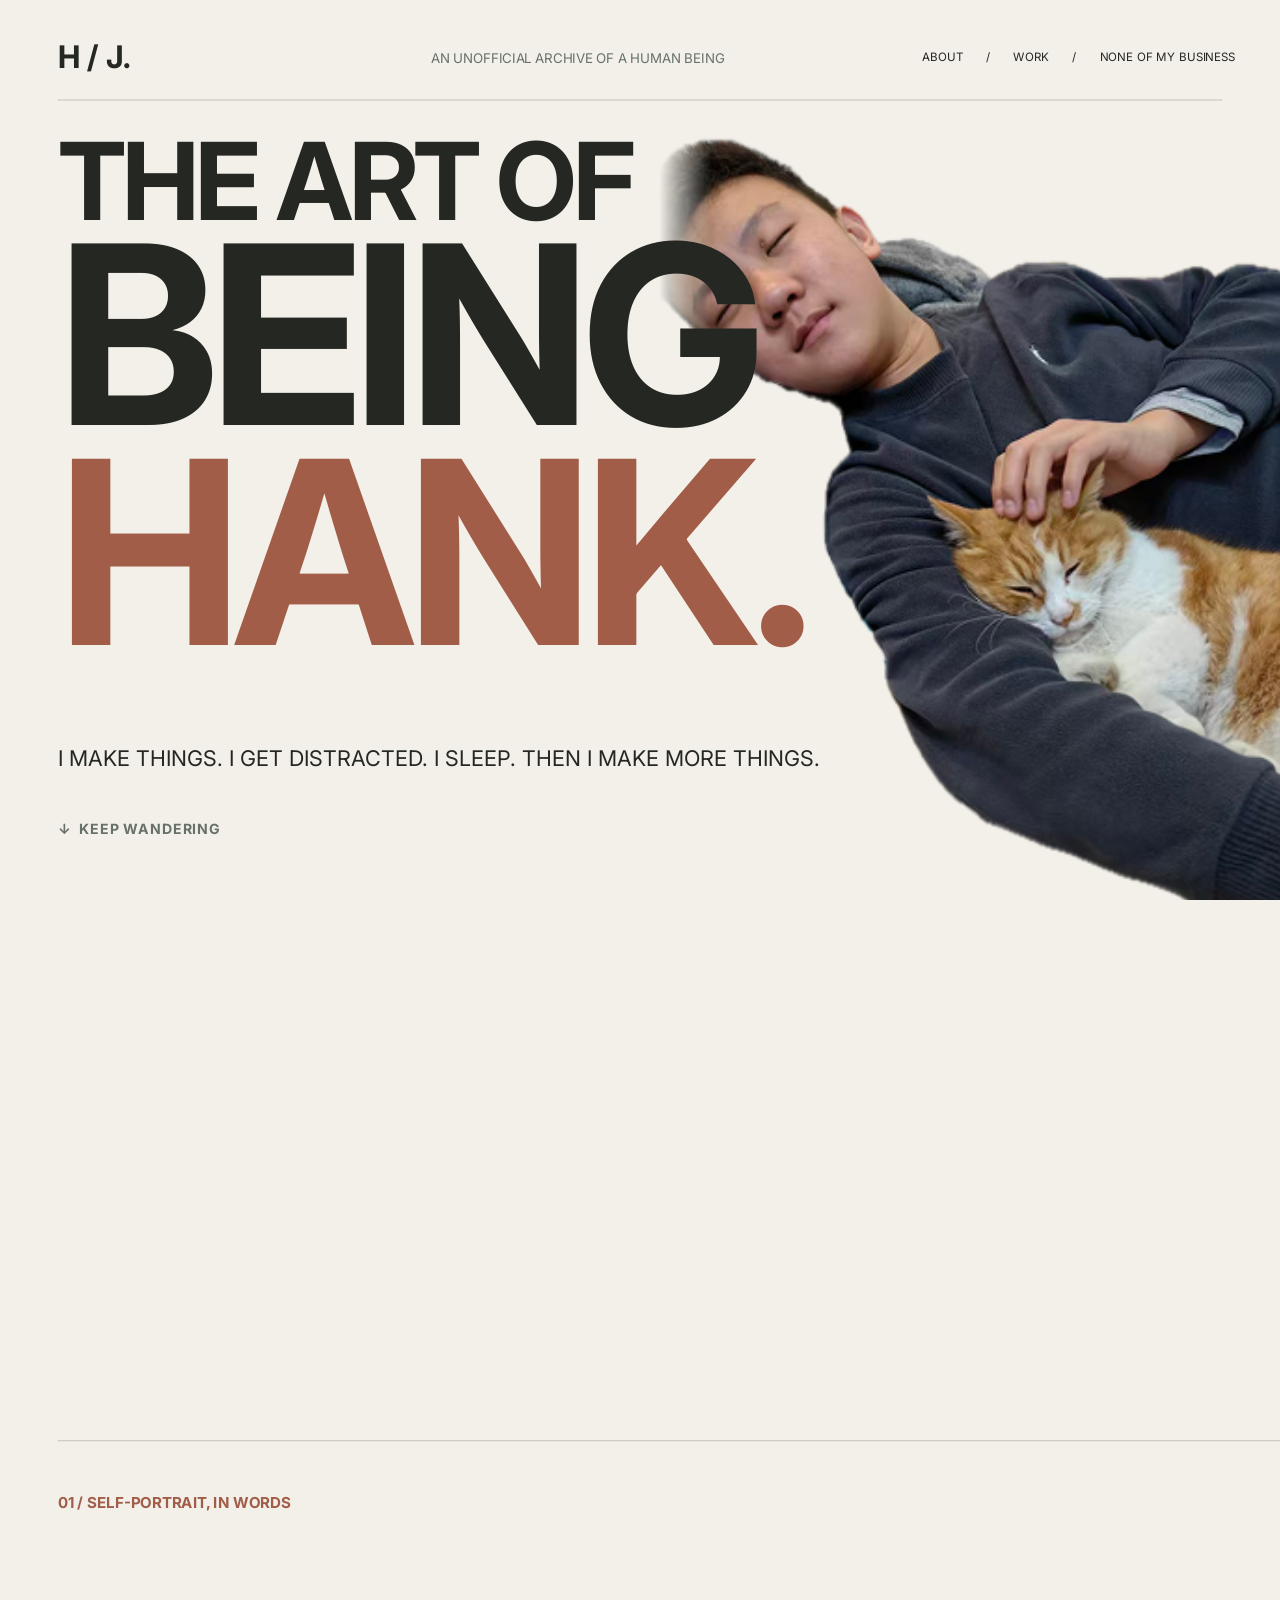
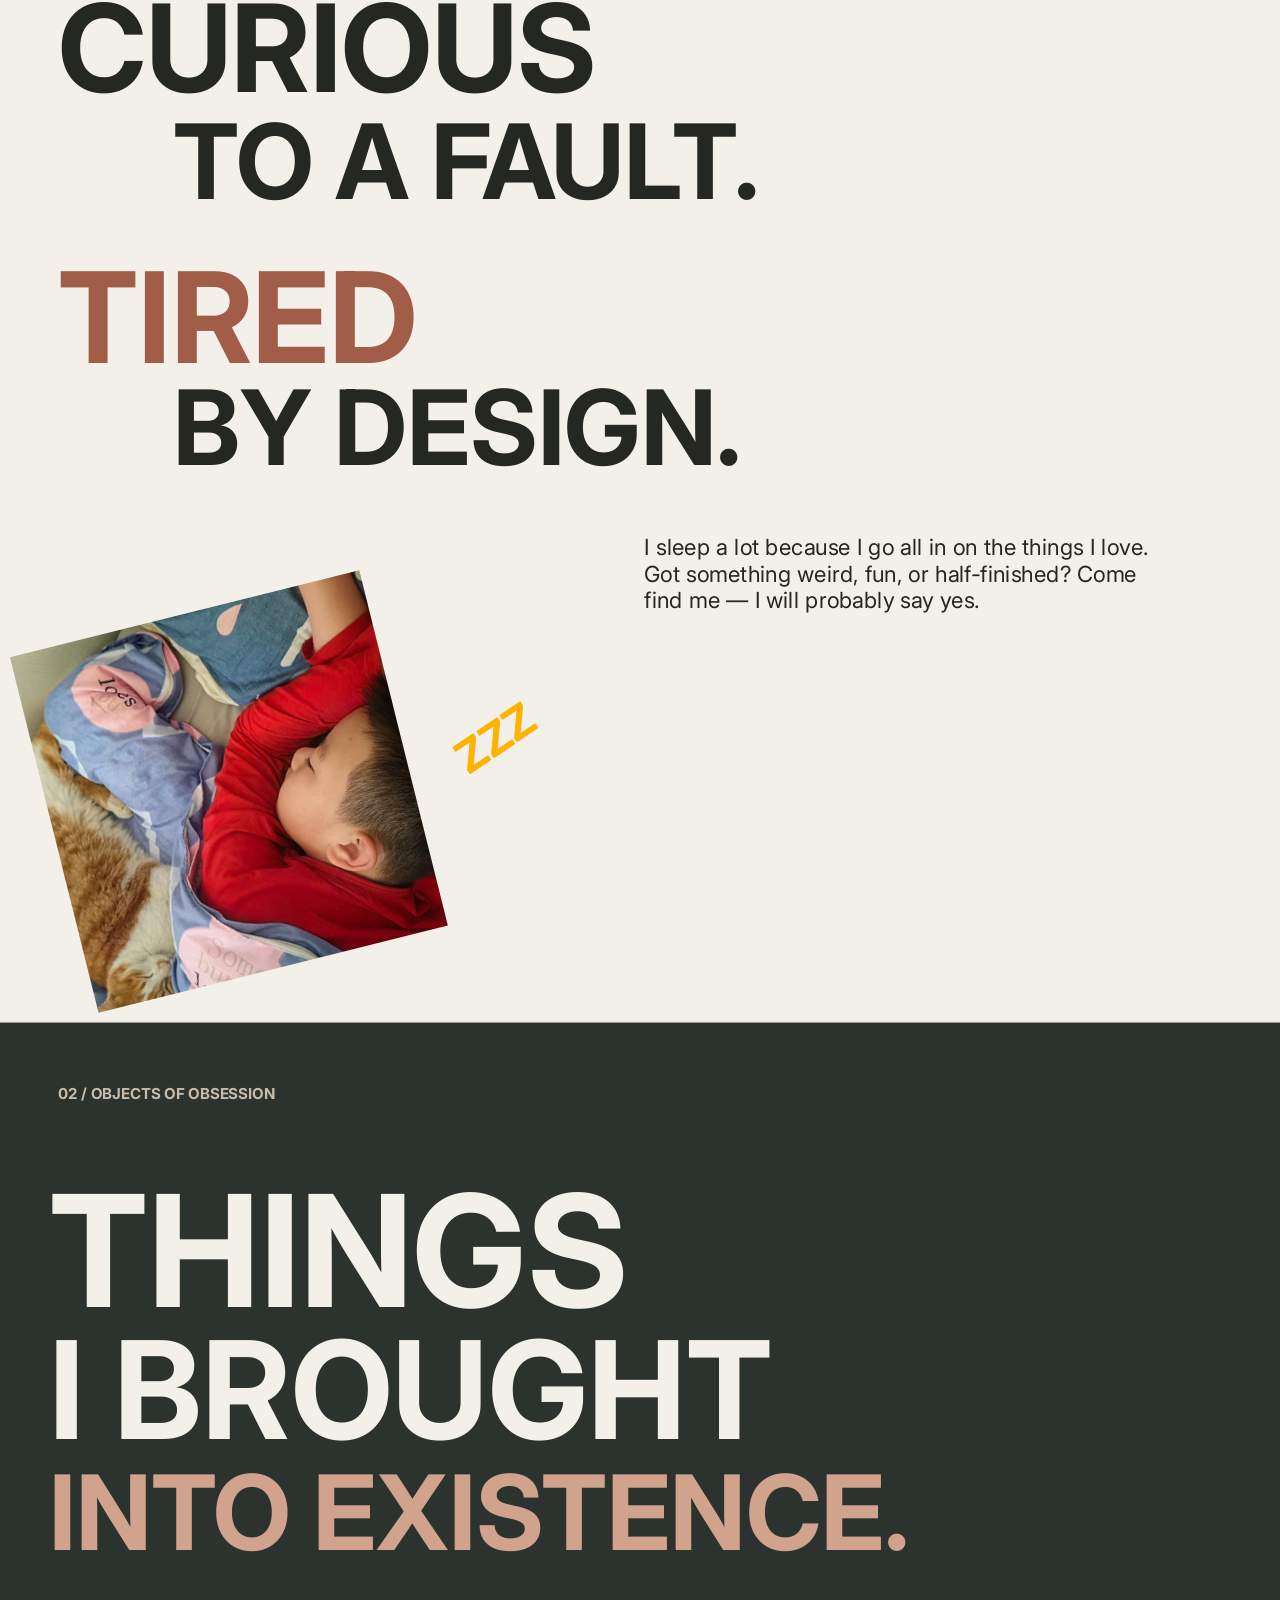
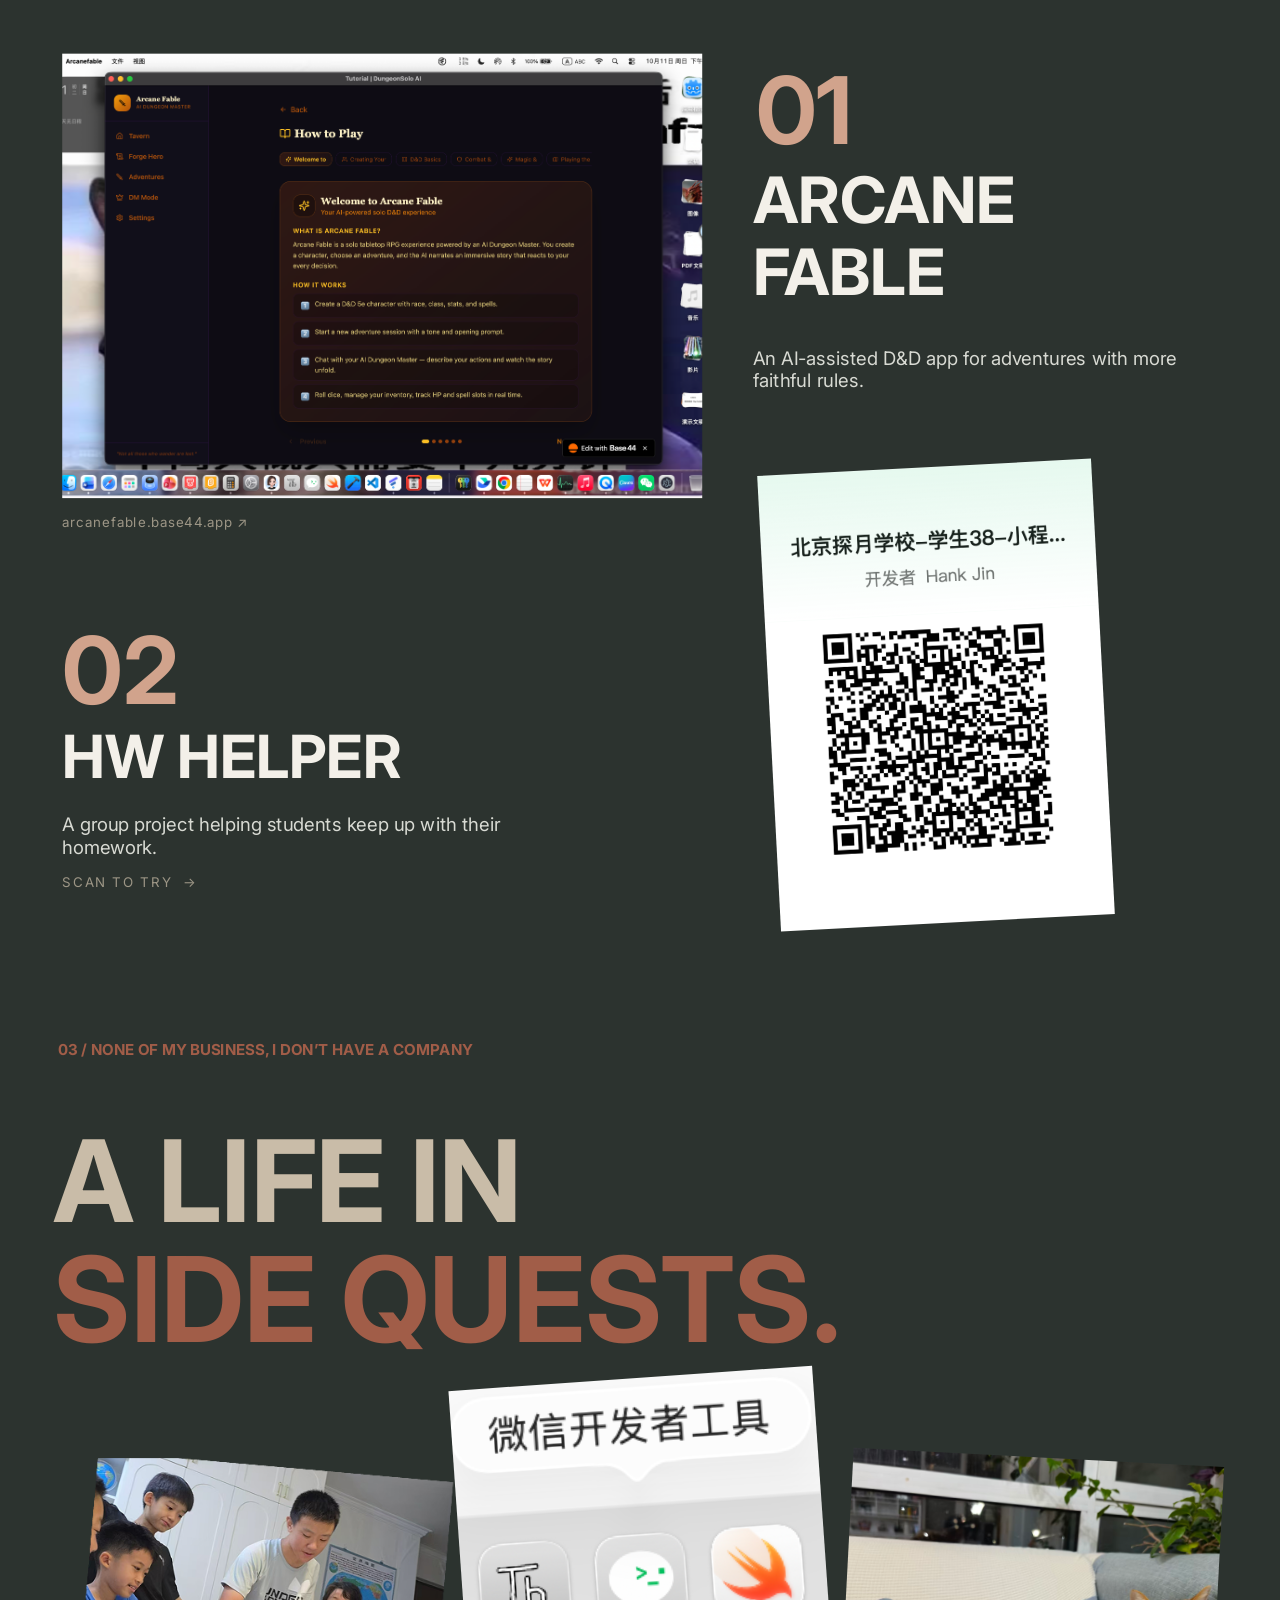
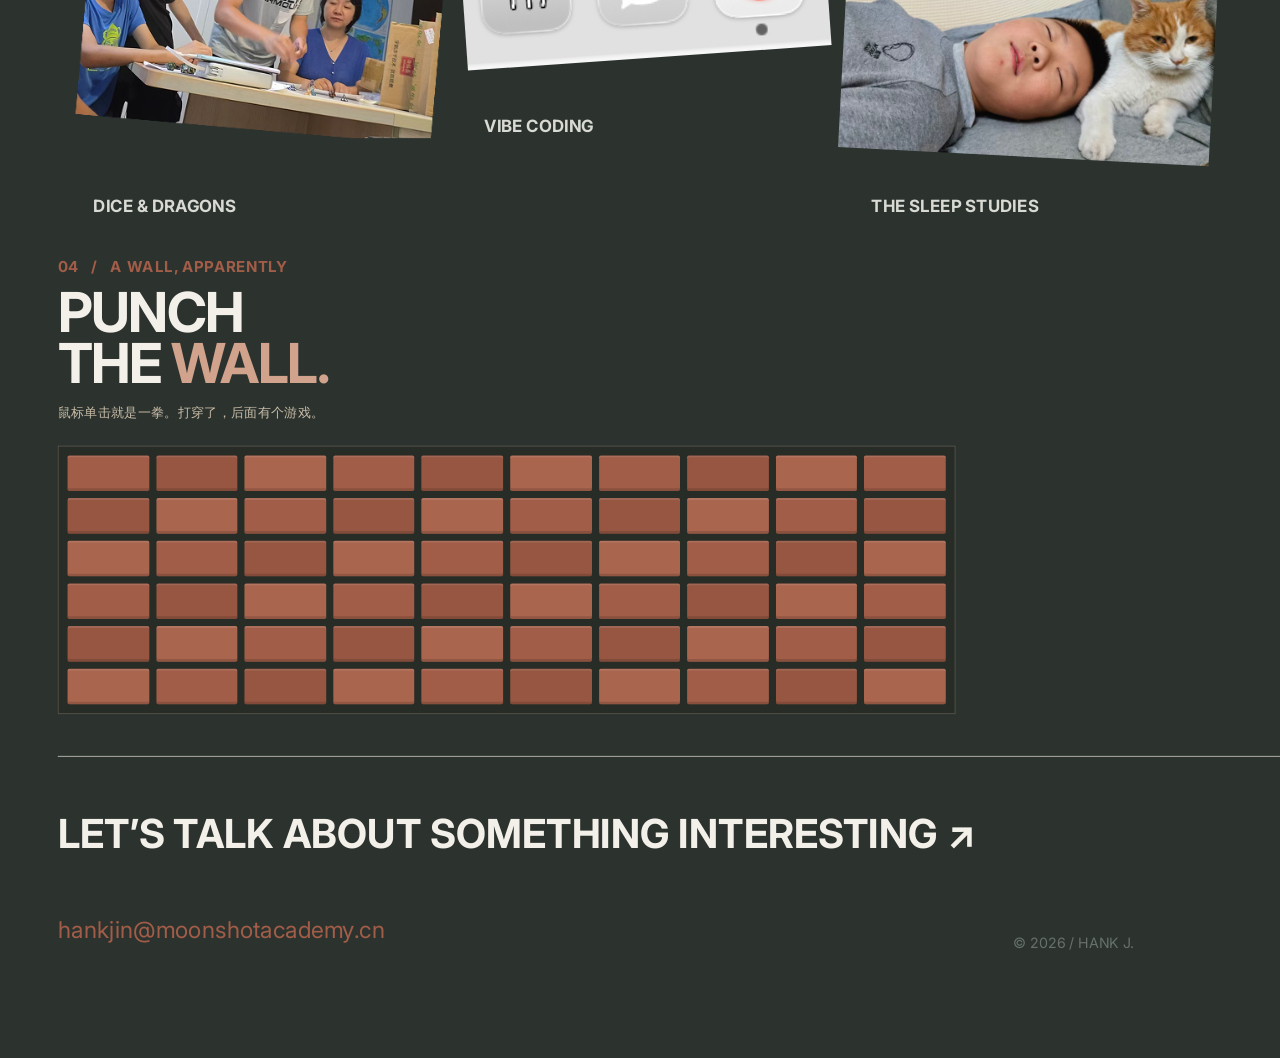
<file: index.html>
<!DOCTYPE html>
<html lang="en">
<head>
  <meta charset="UTF-8" />
  <meta name="viewport" content="width=device-width, initial-scale=1" />
  <link href="https://fonts.googleapis.com/css?family=Inter&display=swap" rel="stylesheet" />
  <link href="./css/main.css" rel="stylesheet" />
  <title>Document</title>
  <script>
    // 桌面端按设计稿宽度 1440px 等比缩放，窗口宽度变化时实时更新。
    (function () {
      function setScale() {
        document.documentElement.style.setProperty(
          '--scale',
          document.documentElement.clientWidth / 1440
        );
      }
      setScale();
      window.addEventListener('resize', setScale);
    })();
  </script>
</head>
<body>
  <header class="site-header">
    <a class="v13_3" href="#top" aria-label="Back to top">H / J.</a>
    <span class="v13_4">AN UNOFFICIAL ARCHIVE OF A HUMAN BEING</span>
    <nav class="v13_5" aria-label="Primary navigation">
      <a href="#about">ABOUT</a>
      <span class="nav-sep" aria-hidden="true">/</span>
      <a href="#work">WORK</a>
      <span class="nav-sep" aria-hidden="true">/</span>
      <a href="#other">NONE OF MY BUSINESS</a>
    </nav>
    <div class="v13_6"></div>
  </header>

  <div class="hero-stage" id="top">
    <div class="hero-pin">
      <div class="hero">
        <img class="hero-photo" src="./images/hero-subject.png" alt="Hank asleep with his cat" />
        <div class="hero-title">
          <span class="hero-line hero-line--1">THE ART OF</span>
          <span class="hero-line hero-line--2">BEING</span>
          <span class="hero-line hero-line--3">HANK.</span>
          <a class="hero-cta" href="#about">↓&nbsp;&nbsp;KEEP WANDERING</a>
        </div>
        <span class="hero-note">I MAKE THINGS. I GET DISTRACTED.
I SLEEP. THEN I MAKE MORE THINGS.</span>
      </div>
    </div>
  </div>

  <div class="v13_2">
    <section class="sec-about">
      <div class="v13_15"></div><span class="v13_16" id="about">01   /   SELF-PORTRAIT, IN WORDS</span><span class="v13_17">CURIOUS</span><span class="v13_18">TO A FAULT.</span><span class="v13_19">TIRED</span><span class="v13_20">BY DESIGN.</span><span class="v13_21">I sleep a lot because I go all in on the things I love.
Got something weird, fun, or half-finished?
Come find me — I will probably say yes.</span><span class="v13_24">ZZZ</span><div class="v14_4"></div>
    </section>

    <section class="sec-dark">
      <div class="v13_25"></div><span class="v13_26" id="work">02   /   OBJECTS OF OBSESSION</span><span class="v13_27">THINGS</span><span class="v13_28">I BROUGHT</span><span class="v13_29">INTO EXISTENCE.</span><a class="v13_30" href="https://arcanefable.base44.app" target="_blank" rel="noopener noreferrer" aria-label="Open Arcane Fable"></a><a class="v13_30cap link-dark" href="https://arcanefable.base44.app" target="_blank" rel="noopener noreferrer">arcanefable.base44.app ↗</a><span class="v13_31">01</span><!-- TODO: 待补充项目页链接，替换下方 href="#" 后移除 data-pending --><a class="v13_32 link-dark" href="#" data-pending><span>ARCANE</span><span>FABLE</span></a><span class="v13_34">An AI-assisted D&amp;D app for adventures
with more faithful rules.</span><span class="v13_36">02</span><a class="v13_37 link-dark" href="#" data-pending>HW HELPER</a><span class="v13_38">A group project helping students
keep up with their homework.</span><span class="v13_38cap">SCAN TO TRY&nbsp;&nbsp;→</span><div class="v13_35"></div><span class="v13_39" id="other">03   /   NONE OF MY BUSINESS, I DON’T HAVE A COMPANY</span><span class="v13_40">A LIFE IN</span><span class="v13_41">SIDE QUESTS.</span>
      <div class="quest-item"><a class="v13_42" href="./dnd.html" aria-label="Dice &amp; Dragons: come play DND with me"></a><a class="v13_45 link-dark" href="./dnd.html">DICE &amp; DRAGONS</a></div>
      <div class="quest-item"><a class="v13_43" href="./vibe.html" aria-label="Vibe coding: Sure I will do vibe coding, AI is too good"></a><a class="v13_46 link-dark" href="./vibe.html">VIBE CODING</a></div>
      <div class="quest-item"><a class="v13_44" href="./sleep.html" aria-label="Sleeping memories"></a><a class="v13_47 link-dark" href="./sleep.html">THE SLEEP STUDIES</a></div>
      <section class="wall-sec" id="punch">
        <span class="wall-kicker">04&nbsp;&nbsp; /&nbsp;&nbsp; A WALL, APPARENTLY</span>
        <span class="wall-title">PUNCH<br />THE <span class="wall-accent">WALL.</span></span>
        <span class="wall-note">鼠标单击就是一拳。打穿了，后面有个游戏。</span>
        <div class="wall-wrap">
          <div class="wall" id="wall" tabindex="0" role="button" aria-label="砖墙：点击或按空格打一拳"></div>
          <div class="flash" id="flash" aria-hidden="true"></div>
          <div class="prize" id="prize">
            <div class="flip-phone" id="flipPhone">
              <div class="flip-body">
                <a class="switch" id="flipSwitch" href="./breakout.html" aria-label="去玩打砖块">
                  <span class="knob"></span>
                </a>
                <span class="switch-label">PLAY THE GAME</span>
              </div>
              <button class="flip-lid" id="flipLid" type="button">OPEN</button>
            </div>
          </div>
        </div>
      </section>
      <div class="v13_48"></div><a class="v13_49 link-dark" href="mailto:hankjin@moonshotacademy.cn" data-copy-email="hankjin@moonshotacademy.cn">LET’S TALK ABOUT SOMETHING INTERESTING ↗</a><a class="v13_50 link-dark" href="mailto:hankjin@moonshotacademy.cn" data-copy-email="hankjin@moonshotacademy.cn">hankjin@moonshotacademy.cn</a><span class="v13_51">© 2026 / HANK J.</span>
    </section>
  </div>

  <script>
    // TODO: 待补充项目页与作品页的真实链接后，替换相应的 href="#" 并删除这段占位拦截逻辑。
    document.querySelectorAll('a[data-pending]').forEach(function (link) {
      link.addEventListener('click', function (event) {
        event.preventDefault();
      });
    });
  </script>

  <script>
    // 内链跳转按元素的真实渲染位置计算，避免缩放布局与粘性首屏造成锚点偏移。
    document.querySelectorAll('a[href^="#"]').forEach(function (link) {
      link.addEventListener('click', function (event) {
        var id = link.getAttribute('href').slice(1);
        var target = id ? document.getElementById(id) : null;
        if (!target) return;
        event.preventDefault();
        var gap = parseFloat(getComputedStyle(target).scrollMarginTop) || 0;
        var top = Math.max(0, target.getBoundingClientRect().top + window.scrollY - gap);
        window.scrollTo({ top: Math.round(top), behavior: 'smooth' });
        history.replaceState(null, '', '#' + id);
      });
    });
  </script>

  <script>
    // 页脚邮箱链接：点击复制邮箱，不再唤起邮件客户端；复制失败才回退到 mailto。
    (function () {
      document.querySelectorAll('a[data-copy-email]').forEach(function (link) {
        var original = link.textContent;
        var timer = null;

        function confirmCopied() {
          link.textContent = 'COPIED  ' + link.getAttribute('data-copy-email');
          if (timer) window.clearTimeout(timer);
          timer = window.setTimeout(function () {
            link.textContent = original;
          }, 1600);
        }

        function legacyCopy(email) {
          var box = document.createElement('textarea');
          box.value = email;
          box.setAttribute('readonly', '');
          box.style.position = 'fixed';
          box.style.opacity = '0';
          document.body.appendChild(box);
          box.select();
          var ok = false;
          try {
            ok = document.execCommand('copy');
          } catch (e) {
            ok = false;
          }
          document.body.removeChild(box);
          return ok;
        }

        link.addEventListener('click', function (event) {
          event.preventDefault();
          var email = link.getAttribute('data-copy-email');
          if (navigator.clipboard && navigator.clipboard.writeText) {
            navigator.clipboard.writeText(email).then(confirmCopied, function () {
              if (legacyCopy(email)) {
                confirmCopied();
              } else {
                window.location.href = 'mailto:' + email;
              }
            });
          } else if (legacyCopy(email)) {
            confirmCopied();
          } else {
            window.location.href = 'mailto:' + email;
          }
        });
      });
    })();
  </script>

  <script>
    // 可点击图片：鼠标悬停时轻微跟随鼠标移动。
    (function () {
      if (!window.matchMedia('(hover: hover) and (pointer: fine)').matches) return;
      document.querySelectorAll('.v13_30, .v13_42, .v13_43, .v13_44').forEach(function (el) {
        var maxShift = 10;
        var targetX = 0;
        var targetY = 0;
        var currentX = 0;
        var currentY = 0;
        var rafId = null;

        function tick() {
          currentX += (targetX - currentX) * 0.12;
          currentY += (targetY - currentY) * 0.12;
          el.style.setProperty('--fx', currentX.toFixed(2) + 'px');
          el.style.setProperty('--fy', currentY.toFixed(2) + 'px');
          if (Math.abs(targetX - currentX) > 0.1 || Math.abs(targetY - currentY) > 0.1) {
            rafId = window.requestAnimationFrame(tick);
          } else {
            rafId = null;
          }
        }

        function kick() {
          if (rafId === null) rafId = window.requestAnimationFrame(tick);
        }

        el.addEventListener('mousemove', function (event) {
          var rect = el.getBoundingClientRect();
          targetX = ((event.clientX - rect.left) / rect.width - 0.5) * 2 * maxShift;
          targetY = ((event.clientY - rect.top) / rect.height - 0.5) * 2 * maxShift;
          kick();
        });
        el.addEventListener('mouseleave', function () {
          targetX = 0;
          targetY = 0;
          kick();
        });
      });
    })();
  </script>

  <script>
    // 首屏文字随滚动向两侧退场：首屏粘性固定，滚完一屏退场距离后恢复常规滚动。
    (function () {
      var stage = document.querySelector('.hero-stage');
      var lines = [
        { el: document.querySelector('.hero-line--1'), dir: -1 },
        { el: document.querySelector('.hero-line--2'), dir: 1 },
        { el: document.querySelector('.hero-line--3'), dir: -1 }
      ];
      var ticking = false;

      function update() {
        ticking = false;
        if (!stage) return;
        var range = stage.offsetHeight - window.innerHeight;
        if (range <= 0) return;
        var progress = Math.min(1, Math.max(0, window.scrollY / range));
        var distance = window.innerWidth * 1.06;
        lines.forEach(function (line) {
          line.el.style.transform =
            'translateX(' + line.dir * distance * progress + 'px)';
        });
      }

      function onScroll() {
        if (!ticking) {
          ticking = true;
          window.requestAnimationFrame(update);
        }
      }

      window.addEventListener('scroll', onScroll, { passive: true });
      window.addEventListener('resize', update);
      update();
    })();
  </script>

  <script>
    // 首页砖墙：一拳砸出一个圆形窟窿；砸空后露出通往游戏页的翻盖开关。
    (function () {
      var wall = document.getElementById('wall');
      if (!wall) return;
      var flash = document.getElementById('flash');
      var prize = document.getElementById('prize');
      var flipPhone = document.getElementById('flipPhone');
      var flipLid = document.getElementById('flipLid');

      var COLS = 10;
      var ROWS = 6;
      var COLORS = ['rgba(161,93,72,1)', 'rgba(150,86,66,1)', 'rgba(170,101,78,1)'];
      var bricks = [];
      var actx = null;
      var noiseBuf = null;

      function audio() {
        if (!actx) {
          var AC = window.AudioContext || window.webkitAudioContext;
          if (!AC) return null;
          actx = new AC();
        }
        if (actx.state === 'suspended') actx.resume();
        return actx;
      }

      function noiseBurst(dur, cutoff, vol) {
        var ac = audio();
        if (!ac) return;
        if (!noiseBuf) {
          noiseBuf = ac.createBuffer(1, Math.floor(ac.sampleRate * 0.4), ac.sampleRate);
          var data = noiseBuf.getChannelData(0);
          for (var i = 0; i < data.length; i++) data[i] = Math.random() * 2 - 1;
        }
        var t = ac.currentTime;
        var src = ac.createBufferSource();
        src.buffer = noiseBuf;
        var filter = ac.createBiquadFilter();
        filter.type = 'lowpass';
        filter.frequency.setValueAtTime(cutoff, t);
        filter.frequency.exponentialRampToValueAtTime(Math.max(160, cutoff * 0.2), t + dur);
        var gain = ac.createGain();
        gain.gain.setValueAtTime(vol, t);
        gain.gain.exponentialRampToValueAtTime(0.0001, t + dur);
        src.connect(filter).connect(gain).connect(ac.destination);
        src.start(t);
        src.stop(t + dur + 0.02);
      }

      function thump() {
        var ac = audio();
        if (!ac) return;
        var t = ac.currentTime;
        var osc = ac.createOscillator();
        var gain = ac.createGain();
        osc.type = 'sine';
        osc.frequency.setValueAtTime(120, t);
        osc.frequency.exponentialRampToValueAtTime(44, t + 0.18);
        gain.gain.setValueAtTime(0.34, t);
        gain.gain.exponentialRampToValueAtTime(0.0001, t + 0.2);
        osc.connect(gain).connect(ac.destination);
        osc.start(t);
        osc.stop(t + 0.22);
      }

      function chime() {
        var ac = audio();
        if (!ac) return;
        [523, 659, 784, 1046].forEach(function (freq, i) {
          var t = ac.currentTime + i * 0.1;
          var osc = ac.createOscillator();
          var gain = ac.createGain();
          osc.type = 'triangle';
          osc.frequency.setValueAtTime(freq, t);
          gain.gain.setValueAtTime(0.0001, t);
          gain.gain.exponentialRampToValueAtTime(0.07, t + 0.01);
          gain.gain.exponentialRampToValueAtTime(0.0001, t + 0.18);
          osc.connect(gain).connect(ac.destination);
          osc.start(t);
          osc.stop(t + 0.2);
        });
      }

      function build() {
        wall.innerHTML = '';
        bricks = [];
        wall.classList.remove('cleared');
        prize.classList.remove('on');
        flipPhone.classList.remove('open');
        for (var i = 0; i < COLS * ROWS; i++) {
          var brick = document.createElement('div');
          brick.className = 'brick';
          brick.style.background = COLORS[i % COLORS.length];
          wall.appendChild(brick);
          bricks.push(brick);
        }
      }

      function ring(x, y, size) {
        var el = document.createElement('div');
        el.className = 'ring';
        el.style.left = x + 'px';
        el.style.top = y + 'px';
        el.style.width = size + 'px';
        el.style.height = size + 'px';
        el.style.margin = (-size / 2) + 'px 0 0 ' + (-size / 2) + 'px';
        wall.appendChild(el);
        window.setTimeout(function () { el.remove(); }, 560);
      }

      function burst(x, y, radius) {
        for (var i = 0; i < 18; i++) {
          var shard = document.createElement('div');
          shard.className = 'shard';
          var size = radius * 0.07 + Math.random() * 8;
          shard.style.left = x + 'px';
          shard.style.top = y + 'px';
          shard.style.width = size + 'px';
          shard.style.height = (size * 0.72) + 'px';
          shard.style.background = i % 3 === 0
            ? 'rgba(243,240,233,0.95)'
            : 'rgba(37,39,34,0.9)';
          var angle = Math.random() * Math.PI * 2;
          var dist = radius * (0.5 + Math.random() * 1.5);
          shard.style.setProperty('--dx', Math.cos(angle) * dist + 'px');
          shard.style.setProperty('--dy', Math.sin(angle) * dist + 46 + 'px');
          shard.style.setProperty('--rot', (Math.random() * 720 - 360) + 'deg');
          wall.appendChild(shard);
          window.setTimeout(function (el) {
            return function () { el.remove(); };
          }(shard), 760);
        }
      }

      // 砖块是横长条，用椭圆判定才能砸出接近圆形的窟窿：横向半径大、纵向小。
      function holeSize() {
        var ref = bricks[0];
        return {
          rx: (ref ? ref.offsetWidth : 92) * 1.7,
          ry: (ref ? ref.offsetHeight : 40) * 2.6
        };
      }

      function crackAround(x, y, size) {
        bricks.forEach(function (b) {
          if (b.classList.contains('gone') || b.classList.contains('cracked')) return;
          var dx = (b.offsetLeft + b.offsetWidth / 2 - x) / (size.rx * 1.9);
          var dy = (b.offsetTop + b.offsetHeight / 2 - y) / (size.ry * 1.9);
          if (dx * dx + dy * dy < 1) b.classList.add('cracked');
        });
      }

      function reveal() {
        prize.classList.add('on');
        chime();
        window.setTimeout(function () {
          flipPhone.classList.add('open');
          noiseBurst(0.05, 2600, 0.08);
        }, 600);
      }

      function punchAt(x, y) {
        if (wall.classList.contains('cleared')) return;
        var size = holeSize();
        var radius = (size.rx + size.ry) / 2;

        flash.style.setProperty('--fx', (x / wall.offsetWidth) * 100 + '%');
        flash.style.setProperty('--fy', (y / wall.offsetHeight) * 100 + '%');
        flash.classList.remove('on');
        void flash.offsetWidth;
        flash.classList.add('on');

        wall.classList.remove('shake');
        void wall.offsetWidth;
        wall.classList.add('shake');

        thump();
        noiseBurst(0.16, 3200, 0.18);
        ring(x, y, radius * 2.4);

        var hits = bricks.filter(function (b) {
          if (b.classList.contains('gone')) return false;
          var dx = (b.offsetLeft + b.offsetWidth / 2 - x) / size.rx;
          var dy = (b.offsetTop + b.offsetHeight / 2 - y) / size.ry;
          return dx * dx + dy * dy < 1;
        });

        // 卡帧：先定住 55ms，再塌下去。
        window.setTimeout(function () {
          hits.forEach(function (b) {
            b.classList.add('gone');
            b.classList.remove('cracked');
          });
          burst(x, y, radius);
          crackAround(x, y, size);
          if (bricks.every(function (b) { return b.classList.contains('gone'); })) {
            wall.classList.add('cleared');
            window.setTimeout(reveal, 300);
          }
        }, 55);
      }

      wall.addEventListener('pointerdown', function (event) {
        var rect = wall.getBoundingClientRect();
        var k = wall.offsetWidth / rect.width;
        punchAt((event.clientX - rect.left) * k, (event.clientY - rect.top) * k);
      });

      wall.addEventListener('keydown', function (event) {
        if (event.key === ' ' || event.key === 'Enter') {
          event.preventDefault();
          punchAt(wall.offsetWidth / 2, wall.offsetHeight / 2);
        }
      });

      flipLid.addEventListener('click', function () {
        flipPhone.classList.toggle('open');
        noiseBurst(0.05, 2600, 0.08);
      });

      build();
    })();
  </script>
</body>
</html>
</file>
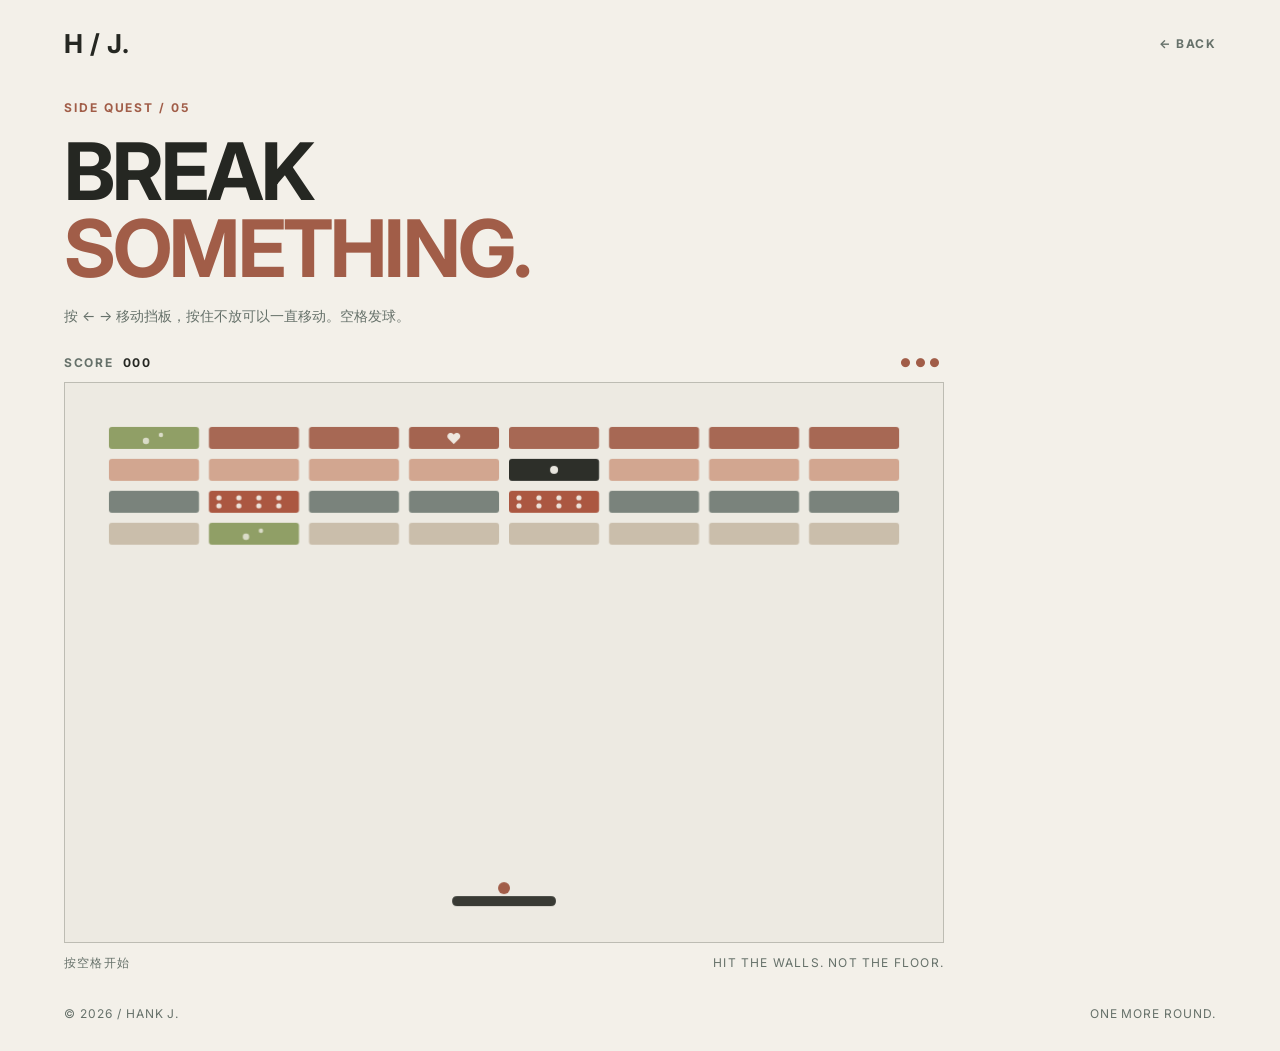
<file: breakout.html>
<!DOCTYPE html>
<html lang="zh-CN">
<head>
  <meta charset="UTF-8" />
  <meta name="viewport" content="width=device-width, initial-scale=1" />
  <link href="https://fonts.googleapis.com/css?family=Inter&display=swap" rel="stylesheet" />
  <title>Break Something / HANK J.</title>
  <style>
    * {
      box-sizing: border-box;
    }
    html,
    body {
      margin: 0;
      background: rgba(243, 240, 233, 1);
      color: rgba(37, 39, 34, 1);
    }
    body {
      font-family: Inter, "PingFang SC", "Hiragino Sans GB", "Microsoft YaHei", sans-serif;
      -webkit-font-smoothing: antialiased;
    }
    a {
      color: inherit;
      text-decoration: none;
    }
    a:focus-visible,
    canvas:focus-visible {
      outline: 2px solid currentColor;
      outline-offset: 4px;
    }
    .top {
      display: flex;
      align-items: center;
      justify-content: space-between;
      gap: 24px;
      padding: 28px 5vw 0;
    }
    .brand {
      font-weight: 700;
      font-size: 26px;
      letter-spacing: 0.02em;
      transition: color 0.2s ease;
    }
    .brand:hover,
    .back:hover {
      color: rgba(161, 93, 72, 1);
    }
    .back {
      font-size: 12px;
      font-weight: 700;
      letter-spacing: 0.12em;
      color: rgba(102, 113, 106, 1);
      transition: color 0.2s ease;
    }
    main {
      padding: clamp(28px, 4.5vh, 64px) 5vw 0;
    }
    .kicker {
      margin: 0 0 18px;
      font-size: 12px;
      font-weight: 700;
      letter-spacing: 0.16em;
      color: rgba(161, 93, 72, 1);
    }
    h1 {
      margin: 0;
      font-size: clamp(34px, 6.2vw, 90px);
      font-weight: 700;
      line-height: 0.98;
      letter-spacing: -0.035em;
    }
    h1 .accent {
      color: rgba(161, 93, 72, 1);
    }
    .note {
      margin: 16px 0 0;
      font-size: clamp(13px, 1.1vw, 16px);
      line-height: 1.7;
      color: rgba(102, 113, 106, 1);
    }
    .hud {
      display: flex;
      align-items: center;
      justify-content: space-between;
      gap: 16px;
      max-width: 880px;
      margin: clamp(18px, 3vh, 32px) 0 12px;
      font-size: 12px;
      font-weight: 700;
      letter-spacing: 0.14em;
      color: rgba(102, 113, 106, 1);
    }
    .hud b {
      color: rgba(37, 39, 34, 1);
      font-weight: 700;
    }
    .lives {
      letter-spacing: 0.3em;
      color: rgba(161, 93, 72, 1);
    }
    .lives .off {
      color: rgba(189, 188, 179, 1);
    }
    .board {
      border: 1px solid rgba(189, 188, 179, 1);
      background: rgba(237, 234, 226, 1);
      max-width: 880px;
      overflow: hidden;
    }
    canvas {
      display: block;
      width: 100%;
      height: auto;
      aspect-ratio: 11 / 7;
      touch-action: none;
    }
    .status {
      display: flex;
      justify-content: space-between;
      gap: 16px;
      max-width: 880px;
      margin: 12px 0 0;
      font-size: 12px;
      letter-spacing: 0.1em;
      color: rgba(102, 113, 106, 1);
    }
    .status span:last-child {
      text-align: right;
    }
    footer {
      display: flex;
      justify-content: space-between;
      gap: 16px;
      padding: 34px 5vw 30px;
      font-size: 12px;
      letter-spacing: 0.08em;
      color: rgba(102, 113, 106, 1);
    }
    @media (max-width: 640px) {
      .top {
        padding: 20px 20px 0;
      }
      main {
        padding: 32px 20px 0;
      }
      footer {
        padding: 26px 20px;
      }
      .note {
        font-size: 12px;
      }
    }
  </style>
</head>
<body>
  <header class="top">
    <a class="brand" href="./index.html" aria-label="Back to home">H / J.</a>
    <a class="back" href="./index.html">← BACK</a>
  </header>

  <main>
    <p class="kicker">SIDE QUEST / 05</p>
    <h1>BREAK<br /><span class="accent">SOMETHING.</span></h1>
    <p class="note">按 ← → 移动挡板，按住不放可以一直移动。空格发球。</p>

    <div class="hud">
      <span>SCORE&nbsp;&nbsp;<b id="score">000</b></span>
      <span class="lives" id="lives">●●●</span>
    </div>

    <div class="board">
      <canvas id="game" tabindex="0" aria-label="打砖块游戏画面，空格发球，按住左右方向键移动挡板"></canvas>
    </div>
    <p class="status">
      <span id="hint">按空格开始</span>
      <span>HIT THE WALLS. NOT THE FLOOR.</span>
    </p>

  </main>

  <footer>
    <span>© 2026 / HANK J.</span>
    <span>ONE MORE ROUND.</span>
  </footer>

  <script>
    (function () {
      var W = 880;
      var H = 560;
      var canvas = document.getElementById('game');
      var ctx = canvas.getContext('2d');
      var scoreEl = document.getElementById('score');
      var livesEl = document.getElementById('lives');
      var hintEl = document.getElementById('hint');

      // ——— 音效：全部用 WebAudio 现场合成，不加载外部文件 ———
      var actx = null;
      var noiseBuf = null;

      function audio() {
        if (!actx) {
          var AC = window.AudioContext || window.webkitAudioContext;
          if (!AC) return null;
          actx = new AC();
        }
        if (actx.state === 'suspended') actx.resume();
        return actx;
      }

      function noiseBuffer() {
        var ac = audio();
        if (!ac) return null;
        if (!noiseBuf) {
          noiseBuf = ac.createBuffer(1, Math.floor(ac.sampleRate * 0.5), ac.sampleRate);
          var data = noiseBuf.getChannelData(0);
          for (var i = 0; i < data.length; i++) data[i] = Math.random() * 2 - 1;
        }
        return noiseBuf;
      }

      function tone(freq, dur, type, vol, slideTo, delay) {
        var ac = audio();
        if (!ac) return;
        var t = ac.currentTime + (delay || 0);
        var osc = ac.createOscillator();
        var gain = ac.createGain();
        osc.type = type || 'sine';
        osc.frequency.setValueAtTime(freq, t);
        if (slideTo) osc.frequency.exponentialRampToValueAtTime(slideTo, t + dur);
        gain.gain.setValueAtTime(0.0001, t);
        gain.gain.exponentialRampToValueAtTime(vol || 0.1, t + 0.008);
        gain.gain.exponentialRampToValueAtTime(0.0001, t + dur);
        osc.connect(gain).connect(ac.destination);
        osc.start(t);
        osc.stop(t + dur + 0.04);
      }

      function noiseBurst(dur, cutoff, vol, delay) {
        var ac = audio();
        var buf = noiseBuffer();
        if (!ac || !buf) return;
        var t = ac.currentTime + (delay || 0);
        var src = ac.createBufferSource();
        src.buffer = buf;
        var filter = ac.createBiquadFilter();
        filter.type = 'lowpass';
        filter.frequency.setValueAtTime(cutoff, t);
        filter.frequency.exponentialRampToValueAtTime(Math.max(160, cutoff * 0.2), t + dur);
        var gain = ac.createGain();
        gain.gain.setValueAtTime(vol || 0.1, t);
        gain.gain.exponentialRampToValueAtTime(0.0001, t + dur);
        src.connect(filter).connect(gain).connect(ac.destination);
        src.start(t);
        src.stop(t + dur + 0.02);
      }

      var sfx = {
        brick: function (row) {
          noiseBurst(0.07, 3200, 0.09);
          tone(500 - row * 34, 0.07, 'triangle', 0.06);
        },
        paddle: function () { tone(210, 0.09, 'square', 0.05, 150); },
        wall: function () { tone(330, 0.05, 'sine', 0.04, 285); },
        boom: function () { noiseBurst(0.42, 1500, 0.26); tone(92, 0.34, 'sine', 0.22, 38); },
        acid: function () { noiseBurst(0.28, 2600, 0.13); tone(760, 0.2, 'sine', 0.05, 250); },
        sizzle: function () { noiseBurst(0.36, 1100, 0.16); tone(320, 0.3, 'sawtooth', 0.05, 80); },
        heart: function () { tone(880, 0.1, 'triangle', 0.09); tone(1320, 0.16, 'triangle', 0.08, null, 0.09); },
        lost: function () { tone(300, 0.38, 'sawtooth', 0.1, 88); },
        win: function () {
          [523, 659, 784, 1046].forEach(function (f, i) {
            tone(f, 0.17, 'triangle', 0.075, null, i * 0.1);
          });
        },
        punch: function () { noiseBurst(0.12, 2100, 0.3); tone(118, 0.18, 'sine', 0.32, 46); },
        crack: function () { noiseBurst(0.18, 3400, 0.14); },
        click: function () { tone(680, 0.05, 'square', 0.05, 520); }
      };

      var COLORS = [
        'rgba(161,93,72,0.92)',
        'rgba(209,163,140,0.95)',
        'rgba(102,113,106,0.85)',
        'rgba(201,188,168,0.95)'
      ];
      var COLS = 8;
      var ROWS = 4;
      var PAD = 44;
      var GAP = 10;
      var BRICK_H = 22;
      var brickW = (W - PAD * 2 - GAP * (COLS - 1)) / COLS;
      var paddleY = H - 46;
      var paddleW = 104;
      var paddleH = 10;
      var ballR = 6;

      var state = {
        score: 0,
        lives: 3,
        running: false,
        over: false,
        won: false,
        paddleX: W / 2,
        targetX: W / 2,
        speed: 400,
        slowT: 0,
        bricks: []
      };
      var ball = { x: W / 2, y: paddleY - ballR - 2, vx: 0, vy: 0, stuck: true };
      var held = { left: false, right: false };
      var drops = [];
      var hearts = [];
      var bumps = 0;
      var shards = [];
      var waves = [];
      var trail = [];

      function fitCanvas() {
        var dpr = Math.min(window.devicePixelRatio || 1, 2);
        canvas.width = W * dpr;
        canvas.height = H * dpr;
        ctx.setTransform(dpr, 0, 0, dpr, 0, 0);
        draw();
      }

      var SPECIAL_COLORS = {
        bomb: 'rgba(37,39,34,0.96)',
        acid: 'rgba(140,155,95,0.95)',
        mushroom: 'rgba(170,84,62,0.98)',
        life: 'rgba(161,93,72,0.95)'
      };

      function makeBricks() {
        state.bricks = [];
        for (var r = 0; r < ROWS; r++) {
          for (var c = 0; c < COLS; c++) {
            state.bricks.push({
              x: PAD + c * (brickW + GAP),
              y: PAD + r * (BRICK_H + GAP),
              w: brickW,
              h: BRICK_H,
              r: r,
              c: c,
              type: 'normal',
              color: COLORS[r % COLORS.length],
              alive: true,
              regrowAt: null
            });
          }
        }
        assignSpecials();
      }

      // 少量特殊砖：炸弹 1、酸液 2、菌子 2、生命 1。
      function assignSpecials() {
        var pool = state.bricks.slice();
        [['bomb', 1], ['acid', 2], ['mushroom', 2], ['life', 1]].forEach(function (spec) {
          for (var i = 0; i < spec[1] && pool.length; i++) {
            var pick = pool.splice(Math.floor(Math.random() * pool.length), 1)[0];
            pick.type = spec[0];
          }
        });
      }

      function resetBall() {
        ball.x = state.paddleX;
        ball.y = paddleY - ballR - 2;
        ball.vx = 0;
        ball.vy = 0;
        ball.stuck = true;
        state.speed = 400;
      }

      function resetGame() {
        state.score = 0;
        state.lives = 3;
        state.over = false;
        state.won = false;
        state.paddleX = W / 2;
        state.targetX = W / 2;
        drops = [];
        hearts = [];
        bumps = 0;
        shards = [];
        waves = [];
        trail = [];
        state.slowT = 0;
        makeBricks();
        resetBall();
        updateHud();
        hintEl.textContent = '按空格开始';
        draw();
      }

      function updateHud() {
        scoreEl.textContent = String(state.score).padStart(3, '0');
        var dots = '';
        for (var i = 0; i < 3; i++) {
          dots += i < state.lives ? '●' : '<span class="off">●</span>';
        }
        livesEl.innerHTML = dots;
      }

      function serve() {
        if (state.over || state.won) {
          resetGame();
          state.running = true;
          launch();
          return;
        }
        state.running = true;
        if (ball.stuck) launch();
      }

      function launch() {
        ball.stuck = false;
        var angle = (-60 + Math.random() * 40) * Math.PI / 180;
        ball.vx = Math.sin(angle) * state.speed;
        ball.vy = -Math.abs(Math.cos(angle) * state.speed);
        hintEl.textContent = '继续';
      }

      function roundRect(x, y, w, h, r) {
        ctx.beginPath();
        ctx.moveTo(x + r, y);
        ctx.lineTo(x + w - r, y);
        ctx.quadraticCurveTo(x + w, y, x + w, y + r);
        ctx.lineTo(x + w, y + h - r);
        ctx.quadraticCurveTo(x + w, y + h, x + w - r, y + h);
        ctx.lineTo(x + r, y + h);
        ctx.quadraticCurveTo(x, y + h, x, y + h - r);
        ctx.lineTo(x, y + r);
        ctx.quadraticCurveTo(x, y, x + r, y);
        ctx.closePath();
      }

      function draw() {
        ctx.clearRect(0, 0, W, H);

        state.bricks.forEach(function (b) {
          if (!b.alive) {
            if (b.type === 'mushroom' && b.regrowAt !== null) {
              ctx.save();
              ctx.setLineDash([6, 5]);
              ctx.lineWidth = 1.5;
              ctx.strokeStyle = 'rgba(201,188,168,0.65)';
              roundRect(b.x + 1, b.y + 1, b.w - 2, b.h - 2, 3);
              ctx.stroke();
              ctx.restore();
            }
            return;
          }

          ctx.fillStyle = SPECIAL_COLORS[b.type] || b.color;
          roundRect(b.x, b.y, b.w, b.h, 3);
          ctx.fill();

          var cx = b.x + b.w / 2;
          var cy = b.y + b.h / 2;
          if (b.type === 'bomb') {
            ctx.beginPath();
            ctx.arc(cx, cy, 4, 0, Math.PI * 2);
            ctx.fillStyle = 'rgba(243,240,233,0.95)';
            ctx.fill();
          } else if (b.type === 'acid') {
            ctx.beginPath();
            ctx.arc(cx - 8, cy + 3, 3.2, 0, Math.PI * 2);
            ctx.arc(cx + 7, cy - 3, 2.2, 0, Math.PI * 2);
            ctx.fillStyle = 'rgba(243,240,233,0.75)';
            ctx.fill();
          } else if (b.type === 'mushroom') {
            // 马里奥蘑菇式的白点点。
            ctx.save();
            roundRect(b.x, b.y, b.w, b.h, 3);
            ctx.clip();
            ctx.fillStyle = 'rgba(243,240,233,0.92)';
            for (var ry = b.y + 7; ry < b.y + b.h - 2; ry += 8) {
              for (var rx = b.x + 10; rx < b.x + b.w - 4; rx += 20) {
                ctx.beginPath();
                ctx.arc(rx, ry, 2.6, 0, Math.PI * 2);
                ctx.fill();
              }
            }
            ctx.restore();
          } else if (b.type === 'life') {
            ctx.fillStyle = 'rgba(243,240,233,0.95)';
            ctx.font = '700 15px Inter, sans-serif';
            ctx.textAlign = 'center';
            ctx.textBaseline = 'middle';
            ctx.fillText('♥', cx, cy + 1);
            ctx.textAlign = 'left';
            ctx.textBaseline = 'alphabetic';
          }
        });

        drops.forEach(function (d) {
          ctx.beginPath();
          ctx.arc(d.x, d.y, d.r, 0, Math.PI * 2);
          ctx.fillStyle = 'rgba(140,155,95,0.95)';
          ctx.fill();
        });

        hearts.forEach(function (h) {
          ctx.save();
          ctx.translate(h.x, h.y);
          ctx.rotate(h.rot);
          ctx.fillStyle = 'rgba(161,93,72,1)';
          ctx.font = '700 18px Inter, sans-serif';
          ctx.textAlign = 'center';
          ctx.textBaseline = 'middle';
          ctx.fillText('♥', 0, 0);
          ctx.restore();
        });

        drawFx();

        ctx.fillStyle = state.slowT > 0 ? 'rgba(122,134,86,0.95)' : 'rgba(37,39,34,0.9)';
        roundRect(state.paddleX - paddleW / 2, paddleY, paddleW, paddleH, paddleH / 2);
        ctx.fill();

        if (!ball.stuck) {
          trail.unshift({ x: ball.x, y: ball.y });
          if (trail.length > 9) trail.pop();
          trail.forEach(function (t, i) {
            if (i === 0) return;
            ctx.beginPath();
            ctx.arc(t.x, t.y, ballR * (1 - i * 0.055), 0, Math.PI * 2);
            ctx.fillStyle = 'rgba(161,93,72,' + (0.16 * (1 - i / trail.length)) + ')';
            ctx.fill();
          });
        } else {
          trail.length = 0;
        }

        var speed = Math.hypot(ball.vx, ball.vy);
        var stretch = Math.min(1.34, 1 + speed / 2400);
        ctx.save();
        ctx.translate(ball.x, ball.y);
        if (speed > 8) ctx.rotate(Math.atan2(ball.vy, ball.vx));
        ctx.beginPath();
        ctx.ellipse(0, 0, ballR * stretch, ballR / Math.sqrt(stretch), 0, 0, Math.PI * 2);
        ctx.fillStyle = 'rgba(161,93,72,1)';
        ctx.fill();
        ctx.restore();

        if (state.over || state.won) {
          ctx.fillStyle = 'rgba(243,240,233,0.86)';
          ctx.fillRect(0, 0, W, H);
          ctx.fillStyle = 'rgba(37,39,34,1)';
          ctx.textAlign = 'center';
          ctx.font = '700 40px Inter, sans-serif';
          ctx.fillText(state.won ? 'CLEARED.' : 'GAME OVER.', W / 2, H / 2 - 8);
          ctx.font = '400 16px Inter, sans-serif';
          ctx.fillStyle = 'rgba(102,113,106,1)';
          ctx.fillText('按空格 / 点击画面再来一局', W / 2, H / 2 + 28);
          ctx.textAlign = 'left';
        }
      }

      function breakBrick(b) {
        if (!b.alive) return;
        b.alive = false;

        if (b.type === 'mushroom') {
          state.score += 5;
          b.regrowAt = bumps + 3;
        } else {
          state.score += 10;
        }
        state.speed = Math.min(620, state.speed + 6);
        spawnShards(b);

        if (b.type === 'bomb') {
          sfx.boom();
          spawnWave(b.x + b.w / 2, b.y + b.h / 2, '37,39,34', 150);
          explode(b);
        } else if (b.type === 'acid') {
          sfx.acid();
          spawnAcid(b);
        } else if (b.type === 'life') {
          sfx.heart();
          spawnHeart(b);
        }

        updateHud();
      }

      // 碎片：砖块被打碎时炸出去的小块。
      function spawnShards(b) {
        for (var i = 0; i < 7; i++) {
          shards.push({
            x: b.x + Math.random() * b.w,
            y: b.y + Math.random() * b.h,
            vx: (Math.random() - 0.5) * 280,
            vy: -Math.random() * 210 - 40,
            size: 3 + Math.random() * 4,
            rot: Math.random() * Math.PI,
            vr: (Math.random() - 0.5) * 14,
            life: 1,
            color: SPECIAL_COLORS[b.type] || b.color
          });
        }
      }

      // 冲击波：从击中的那一点扩散开的圆环。
      function spawnWave(x, y, rgb, maxR) {
        waves.push({ x: x, y: y, r: 8, maxR: maxR || 72, a: 1, rgb: rgb || '161,93,72' });
      }

      function updateFx(dt) {
        for (var i = shards.length - 1; i >= 0; i--) {
          var s = shards[i];
          s.vy += 760 * dt;
          s.x += s.vx * dt;
          s.y += s.vy * dt;
          s.rot += s.vr * dt;
          s.life -= dt * 1.15;
          if (s.life <= 0 || s.y > H + 24) shards.splice(i, 1);
        }
        for (var j = waves.length - 1; j >= 0; j--) {
          var w = waves[j];
          w.r += (w.maxR - w.r) * Math.min(1, dt * 10);
          w.a -= dt * 2.4;
          if (w.a <= 0) waves.splice(j, 1);
        }
      }

      function drawFx() {
        waves.forEach(function (w) {
          ctx.beginPath();
          ctx.arc(w.x, w.y, w.r, 0, Math.PI * 2);
          ctx.strokeStyle = 'rgba(' + w.rgb + ',' + Math.max(0, w.a) * 0.7 + ')';
          ctx.lineWidth = 2;
          ctx.stroke();
        });
        shards.forEach(function (s) {
          ctx.save();
          ctx.translate(s.x, s.y);
          ctx.rotate(s.rot);
          ctx.globalAlpha = Math.max(0, s.life);
          ctx.fillStyle = s.color;
          ctx.fillRect(-s.size / 2, -s.size / 2, s.size, s.size * 0.72);
          ctx.restore();
        });
        ctx.globalAlpha = 1;
      }

      // 炸弹：清掉自己周围一圈，范围内的炸弹会连锁。
      function explode(source) {
        var queue = neighborsOf(source);
        var guard = 0;
        while (queue.length && guard < 200) {
          guard++;
          var other = queue.shift();
          if (!other.alive) continue;
          other.alive = false;
          state.score += other.type === 'mushroom' ? 5 : 10;
          spawnShards(other);
          spawnWave(other.x + other.w / 2, other.y + other.h / 2, '37,39,34', 90);
          if (other.type === 'mushroom') other.regrowAt = bumps + 3;
          if (other.type === 'acid') spawnAcid(other);
          if (other.type === 'life') spawnHeart(other);
          if (other.type === 'bomb') neighborsOf(other).forEach(function (n) { queue.push(n); });
        }
      }

      function neighborsOf(b) {
        return state.bricks.filter(function (o) {
          return o.alive && Math.abs(o.r - b.r) <= 1 && Math.abs(o.c - b.c) <= 1;
        });
      }

      // 酸液：向上歪着抛出，之后自由落体；落到挡板上会掉一条命。
      function spawnAcid(b) {
        var dir = Math.random() < 0.5 ? -1 : 1;
        drops.push({
          x: b.x + b.w / 2,
          y: b.y + b.h / 2,
          vx: dir * (70 + Math.random() * 90),
          vy: -(340 + Math.random() * 120),
          r: 5
        });
      }

      // 生命：向上斜着抛出并自转，之后自由落体；在挡板上弹三次后加一条命。
      function spawnHeart(b) {
        var dir = Math.random() < 0.5 ? -1 : 1;
        hearts.push({
          x: b.x + b.w / 2,
          y: b.y + b.h / 2,
          vx: dir * (70 + Math.random() * 90),
          vy: -(300 + Math.random() * 110),
          rot: 0,
          spin: dir * (2.6 + Math.random() * 2),
          bounces: 0
        });
      }

      function updateDrops(dt) {
        for (var i = drops.length - 1; i >= 0; i--) {
          var d = drops[i];
          d.vy += 900 * dt;
          d.x += d.vx * dt;
          d.y += d.vy * dt;
          if (d.x < d.r) {
            d.x = d.r;
            d.vx = Math.abs(d.vx);
          } else if (d.x > W - d.r) {
            d.x = W - d.r;
            d.vx = -Math.abs(d.vx);
          }
          var onPaddle = d.x > state.paddleX - paddleW / 2 && d.x < state.paddleX + paddleW / 2;
          if (d.vy > 0 && onPaddle && d.y + d.r >= paddleY && d.y - d.r <= paddleY + paddleH) {
            drops.splice(i, 1);
            state.slowT = 1;
            spawnWave(d.x, paddleY, '140,155,95', 60);
            sfx.sizzle();
            continue;
          }
          if (d.y - d.r > H) drops.splice(i, 1);
        }
      }

      function updateHearts(dt) {
        for (var i = hearts.length - 1; i >= 0; i--) {
          var h = hearts[i];
          h.vy += 760 * dt;
          h.x += h.vx * dt;
          h.y += h.vy * dt;
          h.rot += h.spin * dt;
          if (h.x < 10) {
            h.x = 10;
            h.vx = Math.abs(h.vx);
          } else if (h.x > W - 10) {
            h.x = W - 10;
            h.vx = -Math.abs(h.vx);
          }
          var half = paddleW / 2;
          var onPaddle = h.x > state.paddleX - half - 7 && h.x < state.paddleX + half + 7;
          if (h.vy > 0 && onPaddle && h.y + 9 >= paddleY && h.y - 9 <= paddleY + paddleH) {
            h.bounces += 1;
            if (h.bounces >= 3) {
              state.lives = Math.min(3, state.lives + 1);
              updateHud();
              hearts.splice(i, 1);
              spawnWave(h.x, paddleY, '161,93,72', 70);
              sfx.heart();
              continue;
            }
            // 与球同一套反弹规则：落在挡板哪一侧就往哪边斜着飞，越靠边角度越大。
            var speed = Math.max(320, Math.hypot(h.vx, h.vy));
            var hit = Math.max(-1, Math.min(1, (h.x - state.paddleX) / half));
            var angle = hit * (62 * Math.PI / 180);
            h.vx = Math.sin(angle) * speed;
            h.vy = -Math.cos(angle) * speed;
            h.y = paddleY - 10;
            sfx.click();
            continue;
          }
          if (h.y - 14 > H) hearts.splice(i, 1);
        }
      }

      function checkMushrooms() {
        state.bricks.forEach(function (b) {
          if (b.type === 'mushroom' && !b.alive && b.regrowAt !== null && bumps >= b.regrowAt) {
            // 再生后就变成普通砖块。
            b.alive = true;
            b.type = 'normal';
            b.regrowAt = null;
          }
        });
      }

      function bounceOffBrick(b) {
        var nearestX = Math.max(b.x, Math.min(ball.x, b.x + b.w));
        var nearestY = Math.max(b.y, Math.min(ball.y, b.y + b.h));
        var dx = ball.x - nearestX;
        var dy = ball.y - nearestY;
        var dist = Math.hypot(dx, dy);
        if (dist > ballR) return false;

        breakBrick(b);
        bumps += 1;
        checkMushrooms();
        spawnWave(nearestX, nearestY, '161,93,72', 64);
        sfx.brick(b.r);

        if (dist === 0) {
          ball.vy = -ball.vy;
          return true;
        }
        var nx = dx / dist;
        var ny = dy / dist;
        var dot = ball.vx * nx + ball.vy * ny;
        ball.vx -= 2 * dot * nx;
        ball.vy -= 2 * dot * ny;
        ball.x = nearestX + nx * (ballR + 0.1);
        ball.y = nearestY + ny * (ballR + 0.1);
        return true;
      }

      function step(dt) {
        if (state.over || state.won) return;

        state.slowT = Math.max(0, state.slowT - dt);
        var slowMul = 0.3 + 0.7 * (1 - Math.min(1, state.slowT));

        state.paddleX += (state.targetX - state.paddleX) * Math.min(1, dt * 18 * slowMul);
        if (held.left !== held.right) {
          state.paddleX += (held.right ? 1 : -1) * 760 * slowMul * dt;
        }
        var half = paddleW / 2;
        if (state.paddleX < half) state.paddleX = half;
        if (state.paddleX > W - half) state.paddleX = W - half;
        state.targetX = state.paddleX;

        updateDrops(dt);
        updateHearts(dt);
        updateFx(dt);

        if (ball.stuck) {
          ball.x = state.paddleX;
          ball.y = paddleY - ballR - 2;
          return;
        }

        if (!state.running) return;

        var steps = Math.ceil((state.speed * dt) / 4);
        var sub = dt / steps;
        for (var i = 0; i < steps; i++) {
          ball.x += ball.vx * sub;
          ball.y += ball.vy * sub;

          if (ball.x - ballR < 0) {
            ball.x = ballR;
            ball.vx = Math.abs(ball.vx);
            bumps += 1;
            checkMushrooms();
            sfx.wall();
          } else if (ball.x + ballR > W) {
            ball.x = W - ballR;
            ball.vx = -Math.abs(ball.vx);
            bumps += 1;
            checkMushrooms();
            sfx.wall();
          }
          if (ball.y - ballR < 0) {
            ball.y = ballR;
            ball.vy = Math.abs(ball.vy);
            bumps += 1;
            checkMushrooms();
            sfx.wall();
          }

          for (var j = 0; j < state.bricks.length; j++) {
            if (state.bricks[j].alive && bounceOffBrick(state.bricks[j])) break;
          }

          var withinPaddle =
            ball.x > state.paddleX - half - ballR * 0.5 &&
            ball.x < state.paddleX + half + ballR * 0.5;
          if (ball.vy > 0 && withinPaddle && ball.y + ballR >= paddleY && ball.y < paddleY + paddleH) {
            var hit = (ball.x - state.paddleX) / half;
            var maxAngle = 62 * Math.PI / 180;
            var angle = hit * maxAngle;
            ball.vx = Math.sin(angle) * state.speed;
            ball.vy = -Math.cos(angle) * state.speed;
            ball.y = paddleY - ballR - 0.5;
            bumps += 1;
            checkMushrooms();
            sfx.paddle();
          }

          if (ball.y - ballR > H) {
            loseLife();
            return;
          }
        }

        var cleared = state.bricks.every(function (b) {
          return !b.alive && b.regrowAt === null;
        });
        if (cleared) {
          state.won = true;
          state.running = false;
          hintEl.textContent = '全部清空';
          sfx.win();
        }
      }

      function loseLife() {
        state.lives -= 1;
        sfx.lost();
        updateHud();
        if (state.lives <= 0) {
          state.over = true;
          state.running = false;
          hintEl.textContent = '按空格重来';
          return;
        }
        resetBall();
        hintEl.textContent = '按空格再发一球';
      }

      var last = 0;
      function loop(t) {
        if (!last) last = t;
        var dt = Math.min(0.033, (t - last) / 1000);
        last = t;
        step(dt);
        draw();
        window.requestAnimationFrame(loop);
      }

      function pointerToX(clientX) {
        var rect = canvas.getBoundingClientRect();
        return ((clientX - rect.left) / rect.width) * W;
      }

      canvas.addEventListener('pointermove', function (event) {
        if (event.pointerType === 'mouse') return;
        state.targetX = pointerToX(event.clientX);
      });
      canvas.addEventListener('pointerdown', function (event) {
        canvas.focus();
        if (event.pointerType !== 'mouse') state.targetX = pointerToX(event.clientX);
        serve();
      });

      function setHeld(key, value) {
        if (key === 'ArrowLeft' || key === 'a' || key === 'A') held.left = value;
        else if (key === 'ArrowRight' || key === 'd' || key === 'D') held.right = value;
        else return false;
        return true;
      }

      window.addEventListener('keydown', function (event) {
        if (event.key === ' ' || event.code === 'Space') {
          event.preventDefault();
          serve();
        } else if (setHeld(event.key, true)) {
          event.preventDefault();
        }
      });
      window.addEventListener('keyup', function (event) {
        if (setHeld(event.key, false)) event.preventDefault();
      });
      window.addEventListener('blur', function () {
        held.left = false;
        held.right = false;
      });

      window.addEventListener('resize', fitCanvas);

      resetGame();
      fitCanvas();
      window.requestAnimationFrame(loop);
    })();
  </script>
</body>
</html>
</file>
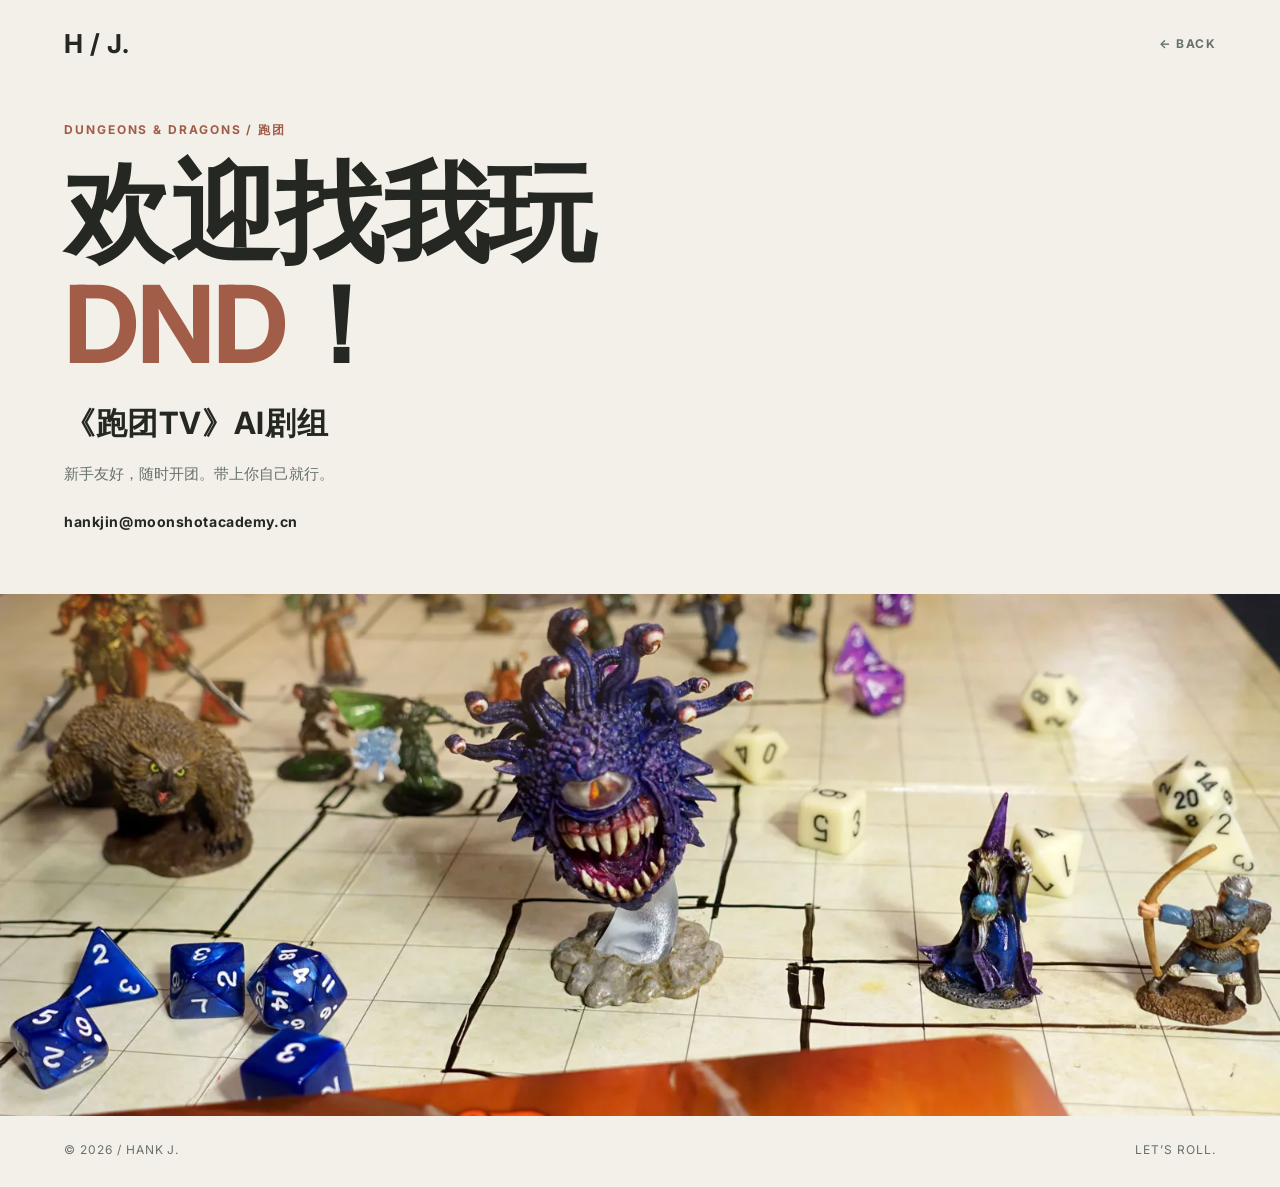
<file: dnd.html>
<!DOCTYPE html>
<html lang="zh-CN">
<head>
  <meta charset="UTF-8" />
  <meta name="viewport" content="width=device-width, initial-scale=1" />
  <link href="https://fonts.googleapis.com/css?family=Inter&display=swap" rel="stylesheet" />
  <title>欢迎找我玩 DND！ / HANK J.</title>
  <style>
    * {
      box-sizing: border-box;
    }
    html,
    body {
      margin: 0;
      background: rgba(243, 240, 233, 1);
      color: rgba(37, 39, 34, 1);
    }
    body {
      font-family: Inter, "PingFang SC", "Hiragino Sans GB", "Microsoft YaHei", sans-serif;
      -webkit-font-smoothing: antialiased;
    }
    a {
      color: inherit;
      text-decoration: none;
    }
    a:focus-visible {
      outline: 2px solid currentColor;
      outline-offset: 4px;
    }
    .top {
      display: flex;
      align-items: center;
      justify-content: space-between;
      gap: 24px;
      padding: 28px 5vw 0;
    }
    .brand {
      font-weight: 700;
      font-size: 26px;
      letter-spacing: 0.02em;
      transition: color 0.2s ease;
    }
    .brand:hover,
    .back:hover,
    .mail:hover {
      color: rgba(161, 93, 72, 1);
    }
    .back {
      font-size: 12px;
      font-weight: 700;
      letter-spacing: 0.12em;
      color: rgba(102, 113, 106, 1);
      transition: color 0.2s ease;
    }
    main {
      padding: clamp(40px, 7vh, 96px) 5vw 0;
    }
    .kicker {
      margin: 0 0 18px;
      font-size: 12px;
      font-weight: 700;
      letter-spacing: 0.16em;
      color: rgba(161, 93, 72, 1);
    }
    h1 {
      margin: 0;
      font-size: clamp(40px, 8.4vw, 124px);
      font-weight: 700;
      line-height: 1.04;
      letter-spacing: -0.02em;
    }
    h1 .accent {
      color: rgba(161, 93, 72, 1);
    }
    .club {
      margin: 22px 0 0;
      font-size: clamp(18px, 2.4vw, 32px);
      font-weight: 700;
      letter-spacing: 0.02em;
    }
    .note {
      margin: 16px 0 0;
      font-size: clamp(14px, 1.2vw, 17px);
      line-height: 1.7;
      color: rgba(102, 113, 106, 1);
    }
    .mail {
      display: inline-block;
      margin-top: 26px;
      font-size: clamp(13px, 1.1vw, 15px);
      font-weight: 700;
      letter-spacing: 0.04em;
      transition: color 0.2s ease;
    }
    .shot {
      margin: clamp(40px, 7vh, 88px) 0 0;
      width: 100%;
      height: min(58vh, 620px);
      overflow: hidden;
      position: relative;
    }
    .shot img {
      width: 100%;
      height: 100%;
      object-fit: cover;
      object-position: center 42%;
      display: block;
    }
    .shot::after {
      content: "";
      position: absolute;
      inset: 0;
      background: radial-gradient(60% 55% at 22% 8%, rgba(255, 196, 110, 0.32), rgba(255, 196, 110, 0) 68%);
      pointer-events: none;
    }
    footer {
      display: flex;
      justify-content: space-between;
      gap: 16px;
      padding: 26px 5vw 30px;
      font-size: 12px;
      letter-spacing: 0.08em;
      color: rgba(102, 113, 106, 1);
    }
    @media (max-width: 640px) {
      .top {
        padding: 20px 20px 0;
      }
      main {
        padding: 36px 20px 0;
      }
      .shot {
        height: 46vh;
      }
      footer {
        padding: 22px 20px 26px;
      }
    }
  </style>
</head>
<body>
  <header class="top">
    <a class="brand" href="./index.html" aria-label="Back to home">H / J.</a>
    <a class="back" href="./index.html">← BACK</a>
  </header>

  <main>
    <p class="kicker">DUNGEONS &amp; DRAGONS / 跑团</p>
    <h1>欢迎找我玩<br /><span class="accent">DND</span>！</h1>
    <p class="club">《跑团TV》AI剧组</p>
    <p class="note">新手友好，随时开团。带上你自己就行。</p>
    <a class="mail" href="mailto:hankjin@moonshotacademy.cn" data-copy-email="hankjin@moonshotacademy.cn">hankjin@moonshotacademy.cn</a>
  </main>

  <figure class="shot">
    <img src="./images/Game-of-Dungeons-and-Dragons.jpg.webp" alt="D&amp;D table with miniatures and dice" />
  </figure>

  <footer>
    <span>© 2026 / HANK J.</span>
    <span>LET’S ROLL.</span>
  </footer>

  <script>
    // 邮箱同样点击复制，复制失败才回退到 mailto。
    (function () {
      document.querySelectorAll('a[data-copy-email]').forEach(function (link) {
        var original = link.textContent;
        var timer = null;
        link.addEventListener('click', function (event) {
          event.preventDefault();
          var email = link.getAttribute('data-copy-email');
          function done() {
            link.textContent = 'COPIED  ' + email;
            if (timer) window.clearTimeout(timer);
            timer = window.setTimeout(function () {
              link.textContent = original;
            }, 1600);
          }
          if (navigator.clipboard && navigator.clipboard.writeText) {
            navigator.clipboard.writeText(email).then(done, function () {
              window.location.href = 'mailto:' + email;
            });
          } else {
            window.location.href = 'mailto:' + email;
          }
        });
      });
    })();
  </script>
</body>
</html>
</file>
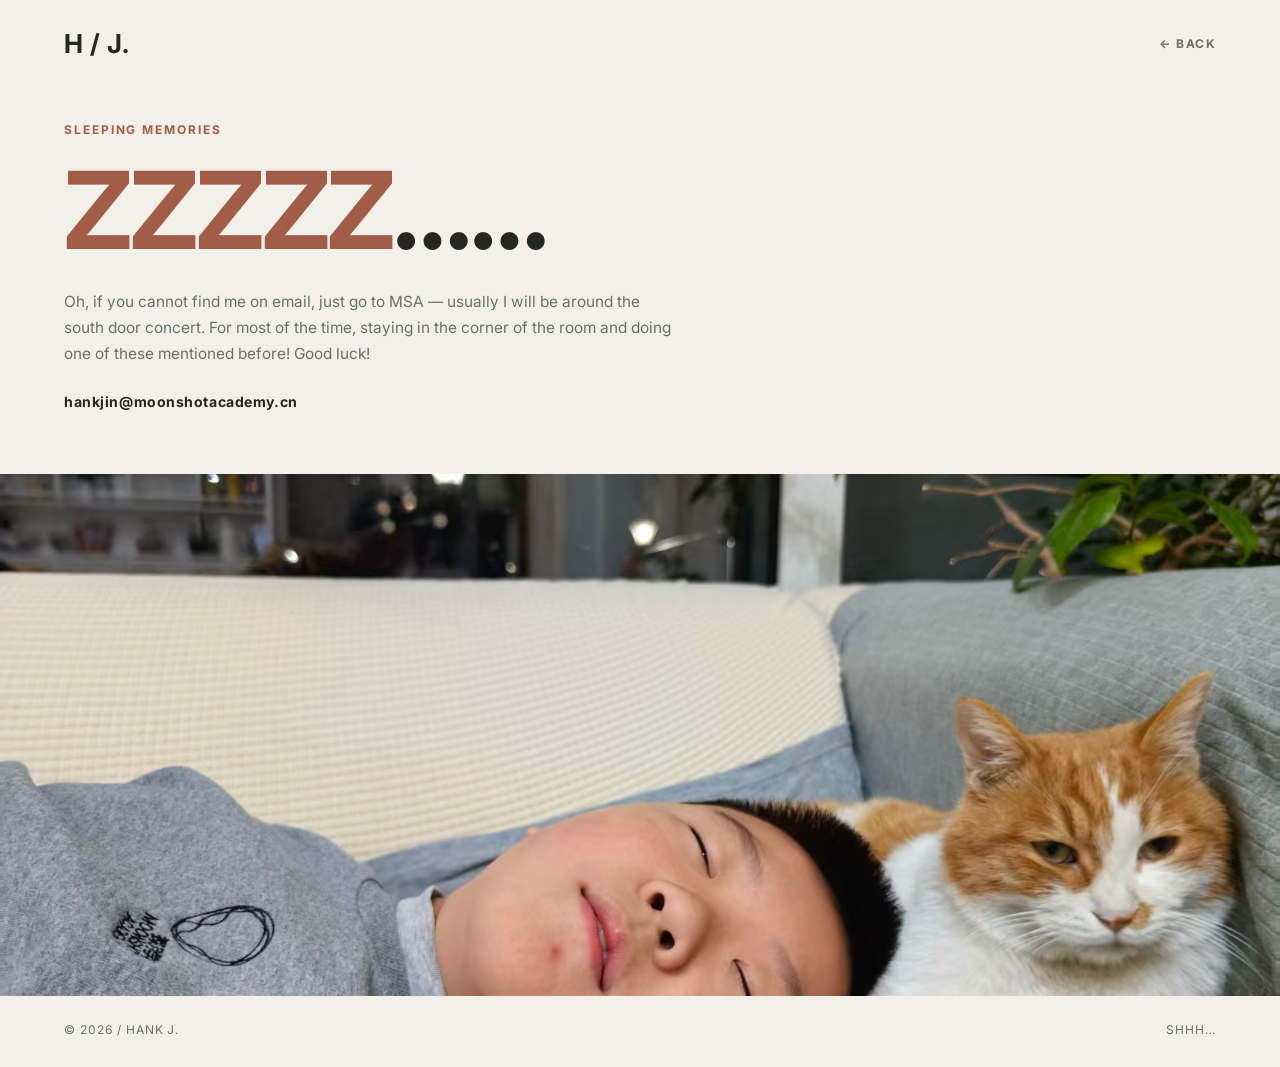
<file: sleep.html>
<!DOCTYPE html>
<html lang="en">
<head>
  <meta charset="UTF-8" />
  <meta name="viewport" content="width=device-width, initial-scale=1" />
  <link href="https://fonts.googleapis.com/css?family=Inter&display=swap" rel="stylesheet" />
  <title>Sleeping Memories / HANK J.</title>
  <style>
    * {
      box-sizing: border-box;
    }
    html,
    body {
      margin: 0;
      background: rgba(243, 240, 233, 1);
      color: rgba(37, 39, 34, 1);
    }
    body {
      font-family: Inter, "PingFang SC", "Hiragino Sans GB", "Microsoft YaHei", sans-serif;
      -webkit-font-smoothing: antialiased;
    }
    a {
      color: inherit;
      text-decoration: none;
    }
    a:focus-visible {
      outline: 2px solid currentColor;
      outline-offset: 4px;
    }
    .top {
      display: flex;
      align-items: center;
      justify-content: space-between;
      gap: 24px;
      padding: 28px 5vw 0;
    }
    .brand {
      font-weight: 700;
      font-size: 26px;
      letter-spacing: 0.02em;
      transition: color 0.2s ease;
    }
    .brand:hover,
    .back:hover,
    .mail:hover {
      color: rgba(161, 93, 72, 1);
    }
    .back {
      font-size: 12px;
      font-weight: 700;
      letter-spacing: 0.12em;
      color: rgba(102, 113, 106, 1);
      transition: color 0.2s ease;
    }
    main {
      padding: clamp(40px, 7vh, 96px) 5vw 0;
    }
    .kicker {
      margin: 0 0 18px;
      font-size: 12px;
      font-weight: 700;
      letter-spacing: 0.16em;
      color: rgba(161, 93, 72, 1);
    }
    h1 {
      margin: 0;
      font-size: clamp(40px, 8.4vw, 124px);
      font-weight: 700;
      line-height: 1.04;
      letter-spacing: -0.02em;
    }
    h1 .accent {
      color: rgba(161, 93, 72, 1);
    }
    .note {
      margin: 22px 0 0;
      font-size: clamp(14px, 1.2vw, 17px);
      line-height: 1.7;
      color: rgba(102, 113, 106, 1);
      max-width: 40em;
    }
    .mail {
      display: inline-block;
      margin-top: 26px;
      font-size: clamp(13px, 1.1vw, 15px);
      font-weight: 700;
      letter-spacing: 0.04em;
      transition: color 0.2s ease;
    }
    .shot {
      margin: clamp(40px, 7vh, 88px) 0 0;
      width: 100%;
      height: min(58vh, 620px);
      overflow: hidden;
      position: relative;
    }
    .shot img {
      width: 100%;
      height: 100%;
      object-fit: cover;
      object-position: center 42%;
      display: block;
    }
    footer {
      display: flex;
      justify-content: space-between;
      gap: 16px;
      padding: 26px 5vw 30px;
      font-size: 12px;
      letter-spacing: 0.08em;
      color: rgba(102, 113, 106, 1);
    }
    @media (max-width: 640px) {
      .top {
        padding: 20px 20px 0;
      }
      main {
        padding: 36px 20px 0;
      }
      .shot {
        height: 46vh;
      }
      footer {
        padding: 22px 20px 26px;
      }
    }
  </style>
</head>
<body>
  <header class="top">
    <a class="brand" href="./index.html" aria-label="Back to home">H / J.</a>
    <a class="back" href="./index.html">← BACK</a>
  </header>

  <main>
    <p class="kicker">SLEEPING MEMORIES</p>
    <h1><span class="accent">ZZZZZ</span>……</h1>
    <p class="note">Oh, if you cannot find me on email, just go to MSA — usually I will be around the south door concert. For most of the time, staying in the corner of the room and doing one of these mentioned before! Good luck!</p>
    <a class="mail" href="mailto:hankjin@moonshotacademy.cn" data-copy-email="hankjin@moonshotacademy.cn">hankjin@moonshotacademy.cn</a>
  </main>

  <figure class="shot">
    <img src="./images/Sleeping memoies.jpg" alt="Hank asleep with his cat" />
  </figure>

  <footer>
    <span>© 2026 / HANK J.</span>
    <span>SHHH…</span>
  </footer>

  <script>
    (function () {
      document.querySelectorAll('a[data-copy-email]').forEach(function (link) {
        var original = link.textContent;
        var timer = null;
        link.addEventListener('click', function (event) {
          event.preventDefault();
          var email = link.getAttribute('data-copy-email');
          function done() {
            link.textContent = 'COPIED  ' + email;
            if (timer) window.clearTimeout(timer);
            timer = window.setTimeout(function () {
              link.textContent = original;
            }, 1600);
          }
          if (navigator.clipboard && navigator.clipboard.writeText) {
            navigator.clipboard.writeText(email).then(done, function () {
              window.location.href = 'mailto:' + email;
            });
          } else {
            window.location.href = 'mailto:' + email;
          }
        });
      });
    })();
  </script>
</body>
</html>
</file>
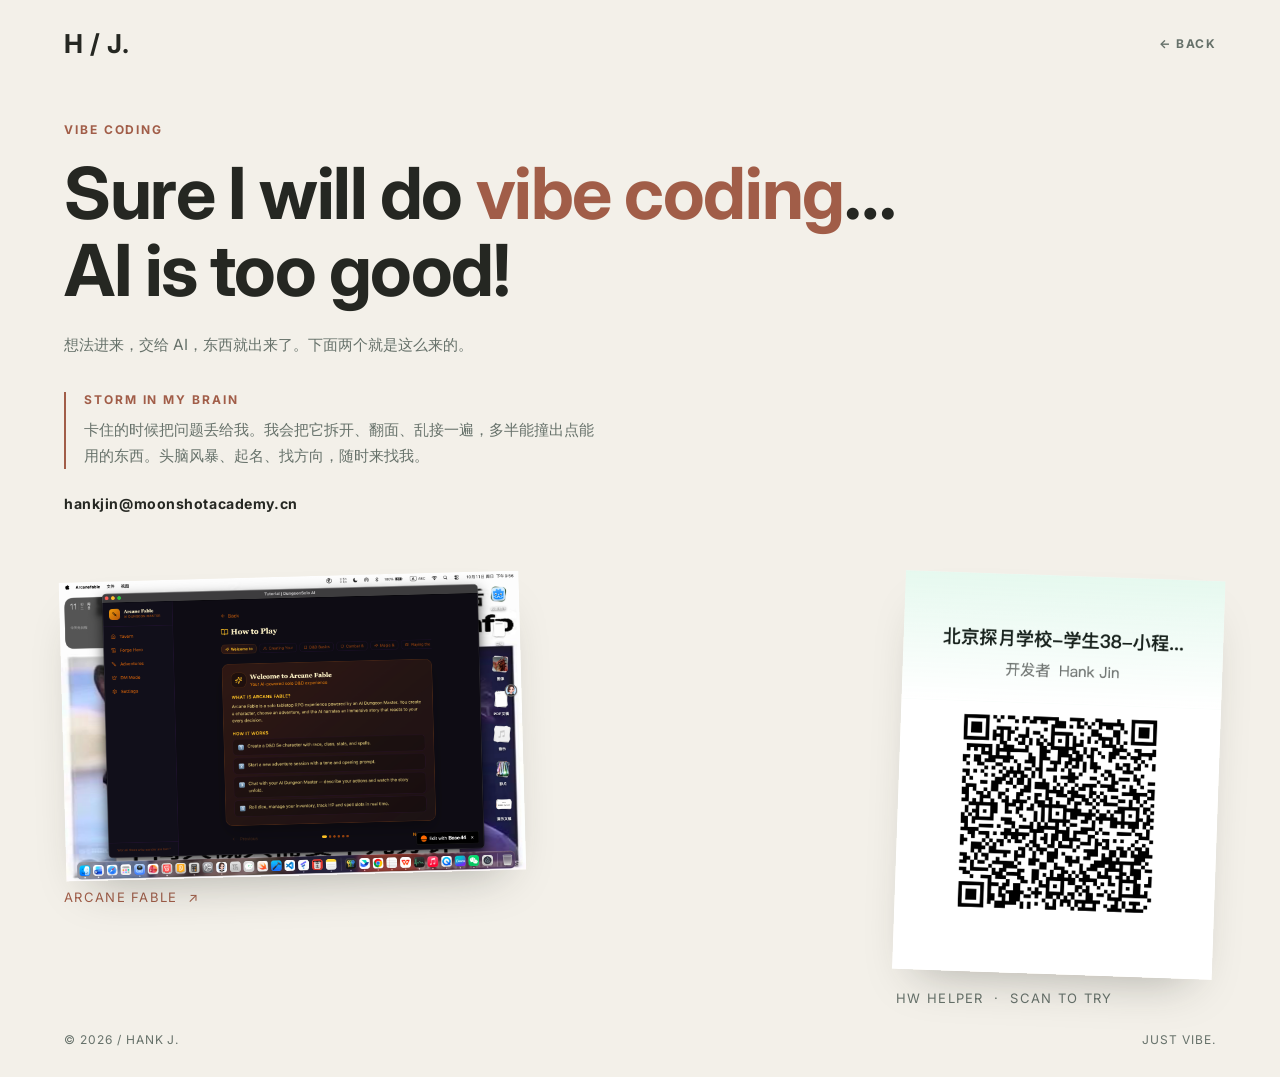
<file: vibe.html>
<!DOCTYPE html>
<html lang="en">
<head>
  <meta charset="UTF-8" />
  <meta name="viewport" content="width=device-width, initial-scale=1" />
  <link href="https://fonts.googleapis.com/css?family=Inter&display=swap" rel="stylesheet" />
  <title>Vibe Coding / HANK J.</title>
  <style>
    * {
      box-sizing: border-box;
    }
    html,
    body {
      margin: 0;
      background: rgba(243, 240, 233, 1);
      color: rgba(37, 39, 34, 1);
    }
    body {
      font-family: Inter, "PingFang SC", "Hiragino Sans GB", "Microsoft YaHei", sans-serif;
      -webkit-font-smoothing: antialiased;
    }
    a {
      color: inherit;
      text-decoration: none;
    }
    a:focus-visible {
      outline: 2px solid currentColor;
      outline-offset: 4px;
    }
    .top {
      display: flex;
      align-items: center;
      justify-content: space-between;
      gap: 24px;
      padding: 28px 5vw 0;
    }
    .brand {
      font-weight: 700;
      font-size: 26px;
      letter-spacing: 0.02em;
      transition: color 0.2s ease;
    }
    .brand:hover,
    .back:hover,
    .mail:hover {
      color: rgba(161, 93, 72, 1);
    }
    .back {
      font-size: 12px;
      font-weight: 700;
      letter-spacing: 0.12em;
      color: rgba(102, 113, 106, 1);
      transition: color 0.2s ease;
    }
    main {
      padding: clamp(40px, 7vh, 96px) 5vw 0;
    }
    .kicker {
      margin: 0 0 18px;
      font-size: 12px;
      font-weight: 700;
      letter-spacing: 0.16em;
      color: rgba(161, 93, 72, 1);
    }
    h1 {
      margin: 0;
      font-size: clamp(34px, 5.6vw, 84px);
      font-weight: 700;
      line-height: 1.08;
      letter-spacing: -0.02em;
      max-width: 16em;
    }
    h1 .accent {
      color: rgba(161, 93, 72, 1);
    }
    .note {
      margin: 22px 0 0;
      font-size: clamp(14px, 1.2vw, 17px);
      line-height: 1.7;
      color: rgba(102, 113, 106, 1);
      max-width: 34em;
    }
    .mail {
      display: inline-block;
      margin-top: 26px;
      font-size: clamp(13px, 1.1vw, 15px);
      font-weight: 700;
      letter-spacing: 0.04em;
      transition: color 0.2s ease;
    }
    .shots {
      display: grid;
      grid-template-columns: repeat(auto-fit, minmax(280px, 1fr));
      gap: clamp(24px, 4vw, 64px);
      margin: clamp(40px, 7vh, 88px) 0 0;
      padding: 0 5vw;
    }
    .storm {
      margin-top: 34px;
      padding-left: 18px;
      border-left: 2px solid rgba(161, 93, 72, 1);
      max-width: 34em;
    }
    .storm-title {
      margin: 0;
      font-size: 12px;
      font-weight: 700;
      letter-spacing: 0.16em;
      color: rgba(161, 93, 72, 1);
    }
    .storm-text {
      margin: 10px 0 0;
      font-size: clamp(14px, 1.2vw, 17px);
      line-height: 1.7;
      color: rgba(102, 113, 106, 1);
    }
    .shot {
      margin: 0;
      max-width: 460px;
    }
    .shot:nth-child(2) {
      justify-self: end;
      max-width: 320px;
    }
    .frame {
      display: block;
      overflow: hidden;
      transform-origin: 55% 70%;
      animation: dnd-float 3.8s ease-in-out infinite alternate;
      box-shadow: 0 24px 48px -24px rgba(37, 39, 34, 0.35);
    }
    .shot:nth-child(2) .frame {
      animation-delay: -1.9s;
      transform: rotate(2deg);
    }
    .shot:nth-child(1) .frame {
      transform: rotate(-1.5deg);
    }
    @media (hover: hover) and (pointer: fine) {
      a.frame {
        transition: scale 0.3s ease;
      }
      a.frame:hover {
        scale: 1.04;
        animation: dnd-float 3.8s ease-in-out infinite alternate,
          dnd-sway 2.4s ease-in-out infinite alternate;
      }
      .frame:hover {
        animation: dnd-float 3.8s ease-in-out infinite alternate,
          dnd-sway 2.4s ease-in-out infinite alternate;
      }
    }
    @keyframes dnd-float {
      from {
        translate: var(--fx, 0px) var(--fy, 0px);
      }
      to {
        translate: var(--fx, 0px) calc(var(--fy, 0px) - 8px);
      }
    }
    @keyframes dnd-sway {
      from {
        transform: rotate(-1.8deg);
      }
      to {
        transform: rotate(1.8deg);
      }
    }
    .frame img {
      width: 100%;
      height: auto;
      display: block;
    }
    figcaption {
      margin-top: 14px;
      font-size: 13px;
      letter-spacing: 0.1em;
      color: rgba(102, 113, 106, 1);
      transition: color 0.2s ease;
    }
    a.frame + figcaption,
    a.shot:hover figcaption {
      color: rgba(161, 93, 72, 1);
    }
    footer {
      display: flex;
      justify-content: space-between;
      gap: 16px;
      padding: 26px 5vw 30px;
      font-size: 12px;
      letter-spacing: 0.08em;
      color: rgba(102, 113, 106, 1);
    }
    @media (max-width: 640px) {
      .top {
        padding: 20px 20px 0;
      }
      main {
        padding: 36px 20px 0;
      }
      .shots {
        padding: 0 20px;
      }
      .shot:nth-child(2) {
        justify-self: start;
      }
      footer {
        padding: 22px 20px 26px;
      }
    }
  </style>
</head>
<body>
  <header class="top">
    <a class="brand" href="./index.html" aria-label="Back to home">H / J.</a>
    <a class="back" href="./index.html">← BACK</a>
  </header>

  <main>
    <p class="kicker">VIBE CODING</p>
    <h1>Sure I will do <span class="accent">vibe coding</span>…<br />AI is too good!</h1>
    <p class="note">想法进来，交给 AI，东西就出来了。下面两个就是这么来的。</p>
    <div class="storm">
      <p class="storm-title">STORM IN MY BRAIN</p>
      <p class="storm-text">卡住的时候把问题丢给我。我会把它拆开、翻面、乱接一遍，多半能撞出点能用的东西。头脑风暴、起名、找方向，随时来找我。</p>
    </div>
    <a class="mail" href="mailto:hankjin@moonshotacademy.cn" data-copy-email="hankjin@moonshotacademy.cn">hankjin@moonshotacademy.cn</a>
  </main>

  <div class="shots">
    <figure class="shot">
      <a class="frame" href="https://arcanefable.base44.app" target="_blank" rel="noopener noreferrer" aria-label="Open Arcane Fable">
        <img src="./images/v13_30.png" alt="Arcane Fable app screenshot" />
      </a>
      <figcaption>ARCANE FABLE&nbsp;&nbsp;↗</figcaption>
    </figure>
    <figure class="shot">
      <span class="frame">
        <img src="./images/v13_35.png" alt="HW Helper mini program QR card" />
      </span>
      <figcaption>HW HELPER&nbsp;&nbsp;·&nbsp;&nbsp;SCAN TO TRY</figcaption>
    </figure>
  </div>

  <footer>
    <span>© 2026 / HANK J.</span>
    <span>JUST VIBE.</span>
  </footer>

  <script>
    // 可点击图片：鼠标悬停时轻微跟随鼠标移动。
    (function () {
      if (!window.matchMedia('(hover: hover) and (pointer: fine)').matches) return;
      document.querySelectorAll('a.frame').forEach(function (el) {
        var maxShift = 10;
        var targetX = 0;
        var targetY = 0;
        var currentX = 0;
        var currentY = 0;
        var rafId = null;

        function tick() {
          currentX += (targetX - currentX) * 0.12;
          currentY += (targetY - currentY) * 0.12;
          el.style.setProperty('--fx', currentX.toFixed(2) + 'px');
          el.style.setProperty('--fy', currentY.toFixed(2) + 'px');
          if (Math.abs(targetX - currentX) > 0.1 || Math.abs(targetY - currentY) > 0.1) {
            rafId = window.requestAnimationFrame(tick);
          } else {
            rafId = null;
          }
        }

        function kick() {
          if (rafId === null) rafId = window.requestAnimationFrame(tick);
        }

        el.addEventListener('mousemove', function (event) {
          var rect = el.getBoundingClientRect();
          targetX = ((event.clientX - rect.left) / rect.width - 0.5) * 2 * maxShift;
          targetY = ((event.clientY - rect.top) / rect.height - 0.5) * 2 * maxShift;
          kick();
        });
        el.addEventListener('mouseleave', function () {
          targetX = 0;
          targetY = 0;
          kick();
        });
      });
    })();
  </script>

  <script>
    (function () {
      document.querySelectorAll('a[data-copy-email]').forEach(function (link) {
        var original = link.textContent;
        var timer = null;
        link.addEventListener('click', function (event) {
          event.preventDefault();
          var email = link.getAttribute('data-copy-email');
          function done() {
            link.textContent = 'COPIED  ' + email;
            if (timer) window.clearTimeout(timer);
            timer = window.setTimeout(function () {
              link.textContent = original;
            }, 1600);
          }
          if (navigator.clipboard && navigator.clipboard.writeText) {
            navigator.clipboard.writeText(email).then(done, function () {
              window.location.href = 'mailto:' + email;
            });
          } else {
            window.location.href = 'mailto:' + email;
          }
        });
      });
    })();
  </script>
</body>
</html>
</file>
<file: css/main.css>
* {
  box-sizing: border-box;
}
:root {
  --scale: 1;
  --hero-scroll: 60vh;
}
html {
  scroll-behavior: smooth;
}
html,
body {
  margin: 0;
}
body {
  font-size: 14px;
  height: calc(100vh + var(--hero-scroll) + 4970px * var(--scale));
  overflow-x: clip;
}
a {
  color: inherit;
  text-decoration: none;
}
a:focus-visible {
  outline: 2px solid currentColor;
  outline-offset: 4px;
}
.site-header {
  position: fixed;
  top: 0;
  left: 0;
  width: 1440px;
  height: 113px;
  z-index: 100;
  background: rgba(243,240,233,1);
  transform: scale(var(--scale, 1));
  transform-origin: 0 0;
}
.hero-stage {
  position: relative;
  height: calc(100vh + var(--hero-scroll));
  background: rgba(243,240,233,1);
}
.hero-pin {
  position: sticky;
  top: 0;
  height: 100vh;
  z-index: 10;
  overflow: hidden;
  background: rgba(243,240,233,1);
}
.hero {
  position: absolute;
  inset: 0;
  overflow: hidden;
}
.hero-photo {
  position: absolute;
  top: calc(max(16vh, calc(113px * var(--scale, 1) + 16px)) - 16vw);
  left: 51.5vw;
  width: 58vw;
  height: auto;
  z-index: 2;
  -webkit-mask-image: linear-gradient(to right, transparent 0, #000 7%);
  mask-image: linear-gradient(to right, transparent 0, #000 7%);
}
.hero-title {
  position: absolute;
  inset: 0;
  padding-top: max(calc(125px * var(--scale, 1)), 15vh);
  padding-left: 4.5vw;
  display: flex;
  flex-direction: column;
  align-items: flex-start;
  pointer-events: none;
}
.hero-line {
  display: block;
  width: fit-content;
  position: relative;
  font-family: Inter;
  font-weight: Bold;
  line-height: 0.86;
  letter-spacing: -0.035em;
  white-space: nowrap;
}
.hero-line--1 {
  z-index: 1;
  font-size: 8.4vw;
  color: rgba(37,39,34,1);
}
.hero-line--2 {
  z-index: 3;
  font-size: min(19.5vw, 30vh);
  color: rgba(37,39,34,1);
}
.hero-line--3 {
  z-index: 3;
  font-size: min(20vw, 31vh);
  color: rgba(161,93,72,1);
}
.hero-note {
  position: absolute;
  left: 4.5vw;
  bottom: 14vh;
  z-index: 3;
  font-family: Inter;
  font-weight: Regular;
  font-size: min(1.8vw, 2.4vh);
  line-height: 1.5;
  color: rgba(37,39,34,1);
}
.hero-cta {
  position: absolute;
  left: 4.5vw;
  bottom: 7vh;
  z-index: 3;
  pointer-events: auto;
  font-family: Inter;
  font-weight: Bold;
  font-size: min(1.1vw, 1.6vh);
  letter-spacing: 0.06em;
  color: rgba(102,113,106,1);
  transition: color 0.2s ease;
}
.hero-cta:hover {
  color: rgba(161,93,72,1);
}
.link-light {
  transition: color 0.2s ease;
}
.link-light:hover {
  color: rgba(161,93,72,1);
}
.link-dark {
  transition: color 0.2s ease;
}
.link-dark:hover {
  color: rgba(209,163,140,1);
}
#about,
#work,
#other {
  scroll-margin-top: calc(150px * var(--scale, 1));
}
.v13_2 {
  width: 1440px;
  height: 6110px;
  background: rgba(243,240,233,1);
  opacity: 1;
  position: absolute;
  top: calc(100vh + var(--hero-scroll) - 1140px * var(--scale));
  left: 0px;
  overflow: hidden;
  transform: scale(var(--scale, 1));
  transform-origin: 0 0;
}
.v13_3 {
  width: 230px;
  color: rgba(37,39,34,1);
  position: absolute;
  top: 42px;
  left: 65px;
  font-family: Inter;
  font-weight: Bold;
  font-size: 35px;
  opacity: 1;
  text-align: left;
  transition: color 0.2s ease;
}
.v13_3:hover {
  color: rgba(161,93,72,1);
}
.v13_4 {
  width: 550px;
  color: rgba(102,113,106,1);
  position: absolute;
  top: 56px;
  left: 485px;
  font-family: Inter;
  font-weight: Regular;
  font-size: 15px;
  opacity: 1;
  text-align: left;
}
.v13_5 {
  color: rgba(37,39,34,1);
  position: absolute;
  top: 56px;
  right: 50px;
  display: flex;
  align-items: center;
  gap: 26px;
  white-space: nowrap;
  font-family: Inter;
  font-weight: Regular;
  font-size: 13px;
  opacity: 1;
  text-align: left;
}
.v13_5 a:hover {
  color: rgba(161,93,72,1);
}
.nav-sep {
  color: rgba(37,39,34,1);
}
.v13_6 {
  width: auto;
  height: 1px;
  background: rgba(189,188,179,1);
  opacity: 1;
  position: absolute;
  bottom: 0px;
  left: 65px;
  right: 65px;
  overflow: hidden;
}
.v13_15 {
  width: 100%;
  height: 1px;
  background: rgba(189,188,179,1);
  opacity: 1;
  position: absolute;
  top: 1140px;
  left: 65px;
  overflow: hidden;
}
.v13_16 {
  width: 720px;
  color: rgba(161,93,72,1);
  position: absolute;
  top: 1200px;
  left: 65px;
  font-family: Inter;
  font-weight: Bold;
  font-size: 17px;
  opacity: 1;
  text-align: left;
}
.v13_17 {
  width: 100%;
  color: rgba(37,39,34,1);
  position: absolute;
  top: 1290px;
  left: 65px;
  font-family: Inter;
  font-weight: Bold;
  font-size: 137px;
  opacity: 1;
  text-align: left;
}
.v13_18 {
  width: 100%;
  color: rgba(37,39,34,1);
  position: absolute;
  top: 1430px;
  left: 195px;
  font-family: Inter;
  font-weight: Bold;
  font-size: 117px;
  opacity: 1;
  text-align: left;
}
.v13_19 {
  width: 980px;
  color: rgba(161,93,72,1);
  position: absolute;
  top: 1590px;
  left: 65px;
  font-family: Inter;
  font-weight: Bold;
  font-size: 142px;
  opacity: 1;
  text-align: left;
}
.v13_20 {
  width: 100%;
  color: rgba(37,39,34,1);
  position: absolute;
  top: 1730px;
  left: 195px;
  font-family: Inter;
  font-weight: Bold;
  font-size: 117px;
  opacity: 1;
  text-align: left;
}
.v13_21 {
  width: 600px;
  color: rgba(37,39,34,1);
  position: absolute;
  top: 1920px;
  left: 725px;
  font-family: Inter;
  font-weight: Regular;
  font-size: 25px;
  opacity: 1;
  text-align: left;
}
.v13_24 {
  width: 171px;
  color: rgba(255,178,0,1);
  position: absolute;
  top: 2099px;
  left: 503px;
  font-family: Inter;
  font-weight: Bold;
  font-size: 50px;
  opacity: 1;
  text-align: left;
  transform: rotate(-34deg);
}
.v13_25 {
  width: 100%;
  height: 100%;
  background: rgba(44,51,47,1);
  opacity: 1;
  position: absolute;
  top: 2470px;
  left: 0px;
  overflow: hidden;
}
.v13_26 {
  width: 900px;
  color: rgba(201,188,168,1);
  position: absolute;
  top: 2540px;
  left: 65px;
  font-family: Inter;
  font-weight: Bold;
  font-size: 17px;
  opacity: 1;
  text-align: left;
}
.v13_27 {
  width: 100%;
  color: rgba(243,240,233,1);
  position: absolute;
  top: 2620px;
  left: 55px;
  font-family: Inter;
  font-weight: Bold;
  font-size: 175px;
  opacity: 1;
  text-align: left;
}
.v13_28 {
  width: 100%;
  color: rgba(243,240,233,1);
  position: absolute;
  top: 2790px;
  left: 55px;
  font-family: Inter;
  font-weight: Bold;
  font-size: 153px;
  opacity: 1;
  text-align: left;
}
.v13_29 {
  width: 100%;
  color: rgba(209,163,140,1);
  position: absolute;
  top: 2950px;
  left: 55px;
  font-family: Inter;
  font-weight: Bold;
  font-size: 117px;
  opacity: 1;
  text-align: left;
}
.v13_30 {
  width: 720px;
  height: 500px;
  background: url("../images/v13_30.png");
  background-repeat: no-repeat;
  background-position: center center;
  background-size: cover;
  opacity: 1;
  position: absolute;
  top: 3180px;
  left: 70px;
  display: block;
  overflow: hidden;
  transform-origin: 55% 70%;
  animation: dnd-float 3.8s ease-in-out infinite alternate;
}
@media (hover: hover) and (pointer: fine) {
  .v13_30,
  .v13_42,
  .v13_43,
  .v13_44 {
    transition: scale 0.3s ease;
  }
  .v13_30:hover,
  .v13_42:hover,
  .v13_43:hover,
  .v13_44:hover {
    scale: 1.04;
  }
  .v13_30:hover {
    animation: dnd-float 3.8s ease-in-out infinite alternate,
      dnd-sway 2.4s ease-in-out infinite alternate;
  }
  .v13_42:hover {
    animation: dnd-float 3.8s ease-in-out infinite alternate,
      dnd-sway 2.4s ease-in-out infinite alternate;
  }
  .v13_43:hover {
    animation: dnd-float 3.8s ease-in-out infinite alternate,
      dnd-sway 2.4s ease-in-out infinite alternate;
  }
  .v13_44:hover {
    animation: dnd-float 3.8s ease-in-out infinite alternate,
      dnd-sway 2.4s ease-in-out infinite alternate;
  }
}
.v13_30cap {
  width: 720px;
  position: absolute;
  top: 3698px;
  left: 70px;
  font-family: Inter;
  font-weight: Regular;
  font-size: 15px;
  letter-spacing: 0.06em;
  color: rgba(201, 188, 168, 0.72);
}
.v13_31 {
  width: 170px;
  color: rgba(209,163,140,1);
  position: absolute;
  top: 3180px;
  left: 850px;
  font-family: Inter;
  font-weight: Bold;
  font-size: 105px;
  opacity: 1;
  text-align: left;
}
.v13_32 {
  width: 540px;
  color: rgba(243,240,233,1);
  position: absolute;
  top: 3305px;
  left: 847px;
  font-family: Inter;
  font-weight: Bold;
  font-size: 72px;
  line-height: 80px;
  opacity: 1;
  text-align: left;
}
.v13_32 > span {
  display: block;
}
.v13_34 {
  width: 515px;
  color: rgba(216,218,211,1);
  position: absolute;
  top: 3510px;
  left: 847px;
  font-family: Inter;
  font-weight: Regular;
  font-size: 21px;
  opacity: 1;
  text-align: left;
}
.v13_35 {
  width: 376px;
  height: 513px;
  background: url("../images/v13_35.png");
  background-repeat: no-repeat;
  background-position: center center;
  background-size: cover;
  opacity: 1;
  position: absolute;
  top: 3645px;
  left: 865px;
  transform: rotate(-3deg);
  overflow: hidden;
}
.v13_36 {
  width: 170px;
  color: rgba(209,163,140,1);
  position: absolute;
  top: 3810px;
  left: 70px;
  font-family: Inter;
  font-weight: Bold;
  font-size: 105px;
  opacity: 1;
  text-align: left;
}
.v13_37 {
  width: 570px;
  color: rgba(243,240,233,1);
  position: absolute;
  top: 3930px;
  left: 70px;
  font-family: Inter;
  font-weight: Bold;
  font-size: 67px;
  opacity: 1;
  text-align: left;
}
.v13_38 {
  width: 540px;
  color: rgba(216,218,211,1);
  position: absolute;
  top: 4035px;
  left: 70px;
  font-family: Inter;
  font-weight: Regular;
  font-size: 21px;
  opacity: 1;
  text-align: left;
}
.v13_38cap {
  color: rgba(201, 188, 168, 0.72);
  position: absolute;
  top: 4102px;
  left: 70px;
  font-family: Inter;
  font-weight: Regular;
  font-size: 15px;
  letter-spacing: 0.14em;
  animation: scan-nudge 1.8s ease-in-out infinite alternate;
}
@keyframes scan-nudge {
  from {
    translate: 0 0;
  }
  to {
    translate: 8px 0;
  }
}
.v13_39 {
  width: 800px;
  color: rgba(161,93,72,1);
  position: absolute;
  top: 4290px;
  left: 65px;
  font-family: Inter;
  font-weight: Bold;
  font-size: 17px;
  opacity: 1;
  text-align: left;
}
.v13_40 {
  width: 100%;
  color: rgba(201,188,168,1);
  position: absolute;
  top: 4370px;
  left: 60px;
  font-family: Inter;
  font-weight: Bold;
  font-size: 128px;
  opacity: 1;
  text-align: left;
}
.v13_41 {
  width: 100%;
  color: rgba(161,93,72,1);
  position: absolute;
  top: 4500px;
  left: 60px;
  font-family: Inter;
  font-weight: Bold;
  font-size: 133px;
  opacity: 1;
  text-align: left;
}
.v13_42 {
  width: 425px;
  height: 315px;
  background: url("../images/DND%20memory.png");
  background-repeat: no-repeat;
  background-position: center center;
  background-size: cover;
  opacity: 1;
  position: absolute;
  top: 4760px;
  left: 85px;
  display: block;
  overflow: hidden;
  transform-origin: 55% 70%;
  animation: dnd-float 3.8s ease-in-out infinite alternate;
}
@keyframes dnd-float {
  from {
    translate: var(--fx, 0px) var(--fy, 0px);
  }
  to {
    translate: var(--fx, 0px) calc(var(--fy, 0px) - 8px);
  }
}
@keyframes dnd-sway {
  from {
    transform: rotate(-1.8deg);
  }
  to {
    transform: rotate(1.8deg);
  }
}
.v13_43 {
  width: 410px;
  height: 315px;
  background: url("../images/Vibe%20coding.png");
  background-repeat: no-repeat;
  background-position: center center;
  background-size: cover;
  opacity: 1;
  position: absolute;
  top: 4670px;
  left: 515px;
  display: block;
  overflow: hidden;
  transform: rotate(-4deg);
  animation: dnd-float 3.8s ease-in-out infinite alternate;
}
.v13_44 {
  width: 390px;
  height: 315px;
  background: url("../images/Sleeping%20memoies.jpg");
  background-repeat: no-repeat;
  background-position: center center;
  background-size: cover;
  opacity: 1;
  position: absolute;
  top: 4770px;
  left: 965px;
  display: block;
  overflow: hidden;
  transform: rotate(3deg) scale(1.07);
  transform-origin: center center;
  animation: dnd-float 3.8s ease-in-out infinite alternate;
}
.v13_45 {
  width: 410px;
  color: rgba(216,218,211,1);
  position: absolute;
  top: 5140px;
  left: 105px;
  font-family: Inter;
  font-weight: Bold;
  font-size: 19px;
  opacity: 1;
  text-align: left;
}
.v13_46 {
  width: 410px;
  color: rgba(216,218,211,1);
  position: absolute;
  top: 5050px;
  left: 545px;
  font-family: Inter;
  font-weight: Bold;
  font-size: 19px;
  opacity: 1;
  text-align: left;
}
.v13_47 {
  width: 390px;
  color: rgba(216,218,211,1);
  position: absolute;
  top: 5140px;
  left: 980px;
  font-family: Inter;
  font-weight: Bold;
  font-size: 19px;
  opacity: 1;
  text-align: left;
}
.v13_48 {
  width: 100%;
  height: 1px;
  background: rgba(189,188,179,1);
  opacity: 1;
  position: absolute;
  top: 5770px;
  left: 65px;
  overflow: hidden;
}
.v13_49 {
  width: 100%;
  color: rgba(243,240,233,1);
  position: absolute;
  top: 5830px;
  left: 65px;
  font-family: Inter;
  font-weight: Bold;
  font-size: 45px;
  opacity: 1;
  text-align: left;
}
.v13_50:hover {
  text-decoration: underline;
}
.v13_50 {
  width: 900px;
  color: rgba(161,93,72,1);
  position: absolute;
  top: 5950px;
  left: 65px;
  font-family: Inter;
  font-weight: Regular;
  font-size: 26px;
  opacity: 1;
  text-align: left;
}
.v13_51 {
  width: 230px;
  color: rgba(102,113,106,1);
  position: absolute;
  top: 5970px;
  left: 1140px;
  font-family: Inter;
  font-weight: Regular;
  font-size: 16px;
  opacity: 1;
  text-align: left;
}
.v14_4 {
  width: 405px;
  height: 412px;
  background: url("../images/Original%20about%20picture.png");
  background-repeat: no-repeat;
  background-position: center center;
  background-size: cover;
  opacity: 1;
  position: absolute;
  top: 2004px;
  left: 55px;
  transform: rotate(-14deg);
  overflow: hidden;
}
/* 首页砖墙：一拳一个圆窟窿，打空后露出翻盖开关。 */
.wall-sec {
  position: absolute;
  top: 5210px;
  left: 65px;
  width: 1310px;
}
.wall-kicker {
  display: block;
  color: rgba(161,93,72,1);
  font-family: Inter;
  font-weight: Bold;
  font-size: 17px;
  letter-spacing: 0.04em;
}
.wall-title {
  display: block;
  margin-top: 12px;
  color: rgba(243,240,233,1);
  font-family: Inter;
  font-weight: Bold;
  font-size: 62px;
  line-height: 0.94;
  letter-spacing: -0.03em;
}
.wall-accent {
  color: rgba(209,163,140,1);
}
.wall-note {
  display: block;
  margin-top: 14px;
  color: rgba(201,188,168,1);
  font-family: Inter;
  font-size: 15px;
  line-height: 1.5;
}
.wall-wrap {
  position: relative;
  margin-top: 26px;
  width: 1010px;
}
.wall {
  position: relative;
  display: grid;
  grid-template-columns: repeat(10, 1fr);
  gap: 8px;
  padding: 10px;
  border: 1px solid rgba(201,188,168,0.28);
  background: rgba(37,39,34,0.55);
  cursor: crosshair;
  user-select: none;
  -webkit-tap-highlight-color: transparent;
  transition: background 0.4s ease;
}
.wall:focus-visible {
  outline: 2px solid rgba(209,163,140,1);
  outline-offset: 6px;
}
.wall.cleared {
  background: rgba(37,39,34,0.3);
}
.wall.shake {
  animation: wallShake 0.24s steps(3) 1;
}
@keyframes wallShake {
  0% { transform: translate(0, 0); }
  20% { transform: translate(-8px, 5px); }
  45% { transform: translate(7px, -5px); }
  70% { transform: translate(-4px, 3px); }
  100% { transform: translate(0, 0); }
}
.brick {
  position: relative;
  height: 40px;
  border-radius: 2px;
  box-shadow: inset 0 -3px 0 rgba(0,0,0,0.14), inset 0 2px 0 rgba(255,255,255,0.1);
}
.brick.cracked::before {
  content: "";
  position: absolute;
  inset: 4px;
  background:
    linear-gradient(115deg, transparent 46%, rgba(37,39,34,0.4) 47%, transparent 49%),
    linear-gradient(65deg, transparent 60%, rgba(37,39,34,0.3) 61%, transparent 64%);
}
.brick.gone {
  background: transparent !important;
  box-shadow: none;
}
.flash {
  position: absolute;
  inset: 0;
  z-index: 3;
  pointer-events: none;
  opacity: 0;
  background: radial-gradient(circle at var(--fx, 50%) var(--fy, 50%), rgba(255,255,255,0.95) 0%, rgba(255,255,255,0.4) 24%, transparent 58%);
}
.flash.on {
  animation: flashPop 0.2s ease-out;
}
@keyframes flashPop {
  0% { opacity: 0.95; }
  100% { opacity: 0; }
}
.ring {
  position: absolute;
  z-index: 4;
  border: 3px solid rgba(255,255,255,0.95);
  border-radius: 50%;
  pointer-events: none;
  box-shadow: 0 0 14px rgba(255,255,255,0.4);
  animation: ringOut 0.46s cubic-bezier(0.2,0.7,0.3,1) forwards;
}
@keyframes ringOut {
  from { transform: scale(0.16); opacity: 1; }
  to { transform: scale(1); opacity: 0; }
}
.shard {
  position: absolute;
  z-index: 4;
  margin: -4px 0 0 -4px;
  pointer-events: none;
  animation: shardFly 0.66s cubic-bezier(0.2,0.7,0.4,1) forwards;
}
@keyframes shardFly {
  from { transform: translate(0,0) rotate(0deg); opacity: 1; }
  to { transform: translate(var(--dx), var(--dy)) rotate(var(--rot)); opacity: 0; }
}
.prize {
  position: absolute;
  inset: 0;
  z-index: 5;
  display: none;
  place-items: center;
  pointer-events: none;
}
.prize.on {
  display: grid;
  pointer-events: auto;
}
.flip-phone {
  position: relative;
  width: 232px;
  height: 160px;
  perspective: 760px;
  animation: prizeIn 0.5s cubic-bezier(0.2,0.8,0.2,1);
}
@keyframes prizeIn {
  from { transform: translateY(14px) scale(0.86); opacity: 0; }
  to { transform: translateY(0) scale(1); opacity: 1; }
}
.flip-body {
  position: absolute;
  inset: 0;
  z-index: 1;
  display: flex;
  flex-direction: column;
  align-items: center;
  justify-content: center;
  gap: 12px;
  background: rgba(243,240,233,1);
  border-radius: 6px;
  box-shadow: 0 16px 34px rgba(0,0,0,0.35);
}
.flip-lid {
  position: absolute;
  inset: 0;
  z-index: 2;
  display: flex;
  align-items: center;
  justify-content: center;
  background: rgba(44,51,47,1);
  color: rgba(243,240,233,1);
  font-family: Inter;
  font-size: 10px;
  font-weight: Bold;
  letter-spacing: 0.24em;
  border: 0;
  border-radius: 6px;
  cursor: pointer;
  transform-origin: center top;
  transition: transform 0.55s cubic-bezier(0.2,0.85,0.25,1);
  box-shadow: 0 12px 26px rgba(0,0,0,0.3);
}
.flip-phone.open .flip-lid {
  z-index: 0;
  transform: rotateX(-112deg);
  box-shadow: 0 4px 10px rgba(0,0,0,0.2);
}
.switch {
  position: relative;
  display: block;
  width: 84px;
  height: 40px;
  border: 1px solid rgba(37,39,34,0.3);
  border-radius: 999px;
  background: rgba(201,188,168,1);
  transition: background 0.2s ease;
}
.switch::after {
  content: "";
  position: absolute;
  top: 3px;
  left: 3px;
  width: 32px;
  height: 32px;
  border-radius: 50%;
  background: rgba(243,240,233,1);
  box-shadow: 0 2px 6px rgba(37,39,34,0.22);
  transition: transform 0.22s cubic-bezier(0.3,0.8,0.3,1);
}
.switch:hover {
  background: rgba(161,93,72,1);
}
.switch:hover::after {
  transform: translateX(44px);
}
.switch-label {
  font-family: Inter;
  font-weight: Bold;
  font-size: 10px;
  letter-spacing: 0.18em;
  color: rgba(102,113,106,1);
}
@media (max-width: 820px) {
  body {
    height: auto;
  }
  .site-header {
    width: 100%;
    height: 92px;
    padding: 12px 20px;
    display: grid;
    grid-template-columns: auto 1fr;
    grid-template-rows: auto auto;
    align-items: center;
    column-gap: 16px;
    border-bottom: 1px solid rgba(189,188,179,1);
    transform: none;
  }
  .v13_3 {
    position: static;
    grid-column: 1;
    grid-row: 1;
    width: auto;
    font-size: 26px;
    line-height: 1.2;
  }
  .v13_4 {
    position: static;
    grid-column: 1 / -1;
    grid-row: 2;
    display: block;
    width: auto;
    margin-top: 4px;
    font-size: 10px;
    letter-spacing: 0.04em;
  }
  .v13_5 {
    position: static;
    grid-column: 2;
    grid-row: 1;
    justify-self: end;
    font-size: 11px;
    gap: 8px;
  }
  .v13_6 {
    display: none;
  }
  .hero-stage {
    height: calc(100svh + var(--hero-scroll));
  }
  .hero-pin {
    height: 100svh;
  }
  .hero-photo {
    top: calc(50vh - 31vw);
    left: -4vw;
    width: 112vw;
    height: auto;
    -webkit-mask-image: none;
    mask-image: none;
  }
  .hero-title {
    padding-top: max(104px, 12vh);
    padding-left: 20px;
  }
  .hero-line--1 {
    font-size: min(11vw, 8vh);
  }
  .hero-line--2 {
    font-size: min(20vw, 13vh);
  }
  .hero-line--3 {
    font-size: min(20.5vw, 13.5vh);
  }
  .hero-note {
    display: none;
  }
  .hero-cta {
    position: static;
    margin-top: 24px;
    font-size: 12px;
  }
  .v13_2 {
    position: static;
    width: 100%;
    height: auto;
    padding-top: 0;
    top: auto;
    overflow: visible;
    transform: none;
  }
  #about,
  #work,
  #other {
    scroll-margin-top: 112px;
  }
  .sec-about {
    padding: 0 20px 56px;
  }
  .sec-dark {
    padding: 48px 20px 56px;
    background: rgba(44,51,47,1);
  }
  .sec-about,
  .sec-dark {
    padding-left: max(20px, calc((100% - 560px) / 2));
    padding-right: max(20px, calc((100% - 560px) / 2));
  }
  .v13_25 {
    display: none;
  }
  .v13_17,
  .v13_18,
  .v13_19,
  .v13_20,
  .v13_27,
  .v13_28,
  .v13_29,
  .v13_40,
  .v13_41 {
    position: static;
    display: block;
    width: auto;
    top: auto;
    left: auto;
    text-align: left;
  }
  .v13_15 {
    position: static;
    width: 100%;
    height: 1px;
    margin-bottom: 26px;
  }
  .v13_16 {
    position: static;
    display: block;
    width: auto;
    margin-bottom: 26px;
    font-size: 13px;
    letter-spacing: 0.04em;
  }
  .v13_17 {
    font-size: clamp(46px, 12vw, 80px);
    line-height: 1.05;
  }
  .v13_18 {
    font-size: clamp(36px, 9.5vw, 64px);
    line-height: 1.05;
    margin-left: 9vw;
  }
  .v13_19 {
    font-size: clamp(42px, 11vw, 76px);
    line-height: 1.05;
  }
  .v13_20 {
    font-size: clamp(36px, 9.5vw, 64px);
    line-height: 1.05;
    margin-left: 9vw;
  }
  .v13_21 {
    position: static;
    display: block;
    width: auto;
    margin-top: 28px;
    font-size: 16px;
    line-height: 1.6;
  }
  .v13_24 {
    position: static;
    display: block;
    width: fit-content;
    margin: 16px 0 0 auto;
    font-size: 30px;
    transform: rotate(-8deg);
  }
  .v14_4 {
    position: static;
    width: 78%;
    height: auto;
    aspect-ratio: 405 / 412;
    margin: 32px auto 0;
    transform: rotate(-4deg);
  }
  .v13_26 {
    position: static;
    display: block;
    width: auto;
    margin-bottom: 28px;
    font-size: 13px;
    letter-spacing: 0.04em;
  }
  .v13_27 {
    font-size: clamp(44px, 13vw, 84px);
    line-height: 1.03;
  }
  .v13_28 {
    font-size: clamp(38px, 11vw, 72px);
    line-height: 1.03;
  }
  .v13_29 {
    font-size: clamp(30px, 8.5vw, 56px);
    line-height: 1.03;
  }
  .v13_30 {
    position: static;
    width: 100%;
    height: auto;
    aspect-ratio: 720 / 500;
    margin: 28px 0 20px;
  }
  .v13_30cap {
    position: static;
    display: block;
    width: auto;
    margin: 0 0 20px;
    font-size: 13px;
  }
  .v13_31 {
    position: static;
    display: block;
    width: auto;
    font-size: clamp(38px, 9vw, 60px);
  }
  .v13_32 {
    position: static;
    width: auto;
    margin: 4px 0 12px;
    font-size: clamp(34px, 9vw, 56px);
    line-height: 1.05;
  }
  .v13_34 {
    position: static;
    display: block;
    width: auto;
    font-size: 15px;
    line-height: 1.55;
  }
  .v13_35 {
    position: static;
    width: 72%;
    height: auto;
    aspect-ratio: 376 / 513;
    margin: 28px 0 0;
    transform: rotate(-3deg);
  }
  .v13_36 {
    position: static;
    display: block;
    width: auto;
    margin-top: 48px;
    font-size: clamp(38px, 9vw, 60px);
  }
  .v13_37 {
    position: static;
    display: block;
    width: auto;
    margin: 4px 0 12px;
    font-size: clamp(32px, 8.5vw, 52px);
  }
  .v13_38 {
    position: static;
    display: block;
    width: auto;
    font-size: 15px;
    line-height: 1.55;
  }
  .v13_38cap {
    position: static;
    display: block;
    margin-top: 12px;
    font-size: 13px;
  }
  .v13_39 {
    position: static;
    display: block;
    width: auto;
    margin: 56px 0 20px;
    font-size: 13px;
    letter-spacing: 0.04em;
  }
  .v13_40 {
    font-size: clamp(34px, 9vw, 56px);
    line-height: 1.05;
  }
  .v13_41 {
    font-size: clamp(36px, 9.5vw, 62px);
    line-height: 1.05;
    margin-bottom: 32px;
  }
  .quest-item {
    margin-bottom: 28px;
  }
  .v13_42 {
    position: relative;
    width: 100%;
    height: auto;
    aspect-ratio: 425 / 315;
  }
  .v13_43 {
    position: static;
    width: 100%;
    height: auto;
    aspect-ratio: 410 / 315;
    transform: rotate(-2deg);
  }
  .v13_44 {
    position: static;
    width: 100%;
    height: auto;
    aspect-ratio: 390 / 315;
    transform: rotate(1.5deg);
  }
  .v13_45,
  .v13_46,
  .v13_47 {
    position: static;
    display: block;
    width: auto;
    margin-top: 10px;
    font-size: 13px;
  }
  .wall-sec {
    position: static;
    width: auto;
    margin: 56px 0 8px;
  }
  .wall-title {
    font-size: clamp(38px, 10vw, 60px);
  }
  .wall-wrap {
    width: 100%;
    margin-top: 20px;
  }
  .wall {
    gap: 5px;
    padding: 8px;
  }
  .brick {
    height: clamp(22px, 6.4vw, 34px);
  }
  .flip-phone {
    width: 200px;
    height: 140px;
  }
  .v13_48 {
    position: static;
    width: 100%;
    height: 1px;
    margin: 40px 0 28px;
  }
  .v13_49 {
    position: static;
    display: block;
    width: auto;
    font-size: clamp(22px, 5.5vw, 32px);
    line-height: 1.3;
  }
  .v13_50 {
    position: static;
    display: inline-block;
    width: auto;
    margin-top: 18px;
    font-size: 15px;
  }
  .v13_51 {
    position: static;
    display: block;
    width: auto;
    margin-top: 16px;
    font-size: 12px;
  }
  .v13_21,
  .v13_34,
  .v13_38,
  .v13_49 {
    max-width: 32em;
  }
}
/* 矮窗口保护：横屏手机/矮桌面上副标题会压到 HANK.，直接隐藏。 */
@media (min-width: 821px) and (max-height: 560px) {
  .hero-note {
    display: none;
  }
}
/* 超宽/超宽屏：标题按 vh 放大后会顶到副标题，隐藏副标题避免叠字。 */
@media (min-aspect-ratio: 19/10), (min-width: 2200px) {
  .hero-note {
    display: none;
  }
}
/* 矮窗口保护：手机上照片上移会压住 CTA，把照片整体下移。 */
@media (max-width: 820px) and (max-height: 560px) {
  .hero-photo {
    top: calc(78svh - 31vw);
  }
}
/* 超窄屏：压缩导航与副标题，避免右侧导航被挤出屏幕。 */
@media (max-width: 400px) {
  .v13_5 {
    font-size: 10px;
    gap: 4px;
  }
  .v13_4 {
    font-size: 9px;
    letter-spacing: 0.03em;
  }
}
</file>
